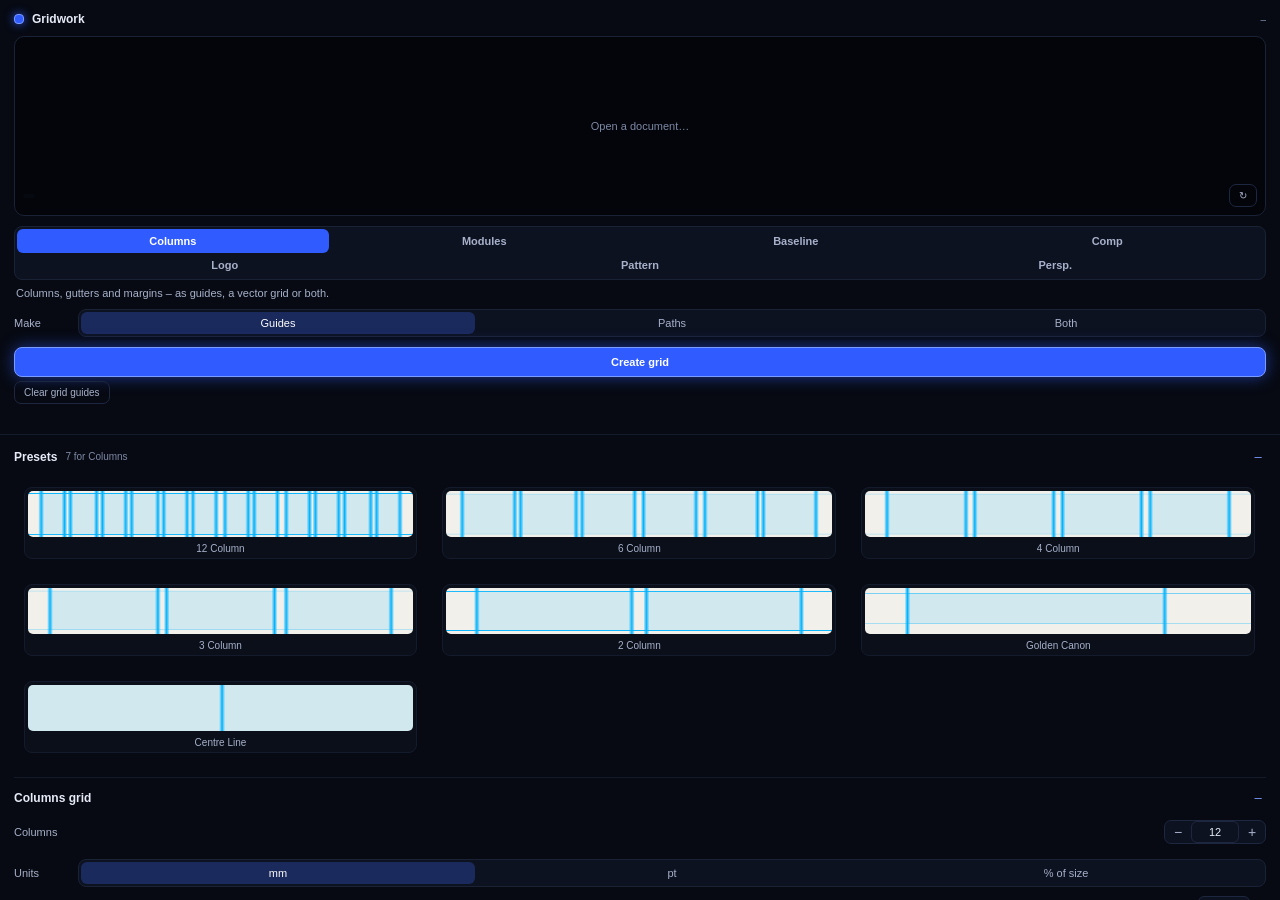
<file: grids-ai/index.html>
<!DOCTYPE html>
<html>
<head>
  <meta charset="utf-8">
  <link rel="stylesheet" href="ui.css">
  <link rel="stylesheet" href="styles.css">
</head>
<body>
  <div class="layout">
  <div class="top">
    <div class="header">
      <span class="brand"><span class="dot"></span><span class="brand-name">Gridwork</span></span>
      <span id="docName" class="target-name">–</span>
    </div>

    <div id="previewBox" class="preview">
      <canvas id="preview" class="hidden"></canvas>
      <div id="handles"></div>
      <div id="previewMsg" class="preview-msg">Open a document…</div>
      <div class="preview-tools">
        <span id="dragHint" class="drag-hint"></span>
        <div class="btn small ghost mini-btn" id="refreshPreview" title="Reload the preview from the artboard">↻</div>
      </div>
    </div>

    <div class="seg target modes" id="modeSeg"></div>
    <div id="modeInfo" class="target-info"></div>
    <div class="field out-top" id="outputRow"><span class="field-label">Make</span><div class="seg grow" id="outputSeg"></div></div>

    <div class="actions">
      <div class="btn primary" id="apply">Create grid</div>
    </div>
    <div class="row quiet-actions">
      <div class="btn small ghost hidden" id="remove" title="Delete the selected grid">Remove grid</div>
      <div class="btn small ghost hidden" id="clearGuides" title="Removes the guides Gridwork made on this artboard. Your own guides stay">Clear grid guides</div>
    </div>
    <div id="status" class="status"></div>
  </div>

  <div class="scroller">
  <div class="wrap">

    <div class="sec" data-sec="presets">
      <div class="sec-head"><span class="sec-title">Presets</span><span id="presetMeta" class="sec-meta"></span><span class="chev c-open">–</span><span class="chev c-closed">+</span></div>
      <div class="sec-body"><div id="presetTiles" class="tiles"></div></div>
    </div>

    <div class="sec" data-sec="grid">
      <div class="sec-head"><span id="gridTitle" class="sec-title">Grid</span><span class="sec-meta"></span><span class="chev c-open">–</span><span class="chev c-closed">+</span></div>
      <div class="sec-body"><div id="gridControls"></div></div>
    </div>

    <div class="sec" data-sec="style">
      <div class="sec-head"><span class="sec-title">Look &amp; output</span><span class="sec-meta"></span><span class="chev c-open">–</span><span class="chev c-closed">+</span></div>
      <div class="sec-body">
        <div class="field" id="areaRow"><span class="field-label">Area</span><div class="seg grow" id="areaSeg"></div></div>
        <div class="field" id="colorRow"><span class="field-label">Colour</span><div class="swatch-wrap"><div id="swatch-color" class="swatch" title="Choose colour"></div><span id="hexl-color" class="hex-label"></span></div></div>
        <div class="field" id="drawRow"><span class="field-label">Draw</span><div class="seg grow" id="drawSeg"></div></div>
        <div id="styleSliders"></div>
        <div class="switch line" data-for="replaceGuides" id="replaceGuidesRow" title="Removes the guides Gridwork made on this artboard before adding new ones"><span class="knob"></span><span class="sw-label">Replace grid guides</span></div>
        <input type="checkbox" id="replaceGuides" class="hidden">
        <div class="switch line" data-for="autoFit" title="When an artboard changes size, its grids are drawn again for the new size"><span class="knob"></span><span class="sw-label">Fit grids when the artboard changes</span></div>
        <input type="checkbox" id="autoFit" class="hidden">
      </div>
    </div>

    <div class="sec" data-sec="more">
      <div class="sec-head"><span class="sec-title">Own presets &amp; tools</span><span class="sec-meta"></span><span class="chev c-open">–</span><span class="chev c-closed">+</span></div>
      <div class="sec-body">
        <div id="presetList" class="preset-list"></div>
        <div class="row">
          <input type="text" id="presetName" class="grow" placeholder="Name for this preset">
          <div class="btn small" id="presetSave">Save</div>
        </div>
        <div class="row tools-row">
          <div class="btn small ghost" id="resetMode">Reset</div>
          <div class="btn small ghost" id="selfTest" title="Creates a test document and checks every function">Self-test</div>
        </div>
        <div class="hint">Guides are Illustrator guides on the layer "Gridwork · Guides". Grids are groups of vector paths on the layer "Gridwork": select one and the panel loads its settings, change them and click "Update grid".</div>
      </div>
    </div>

    <div id="colorPop" class="color-pop hidden"></div>
  </div>
  </div>
  </div>
  <script src="main.js"></script>
</body>
</html>
</file>
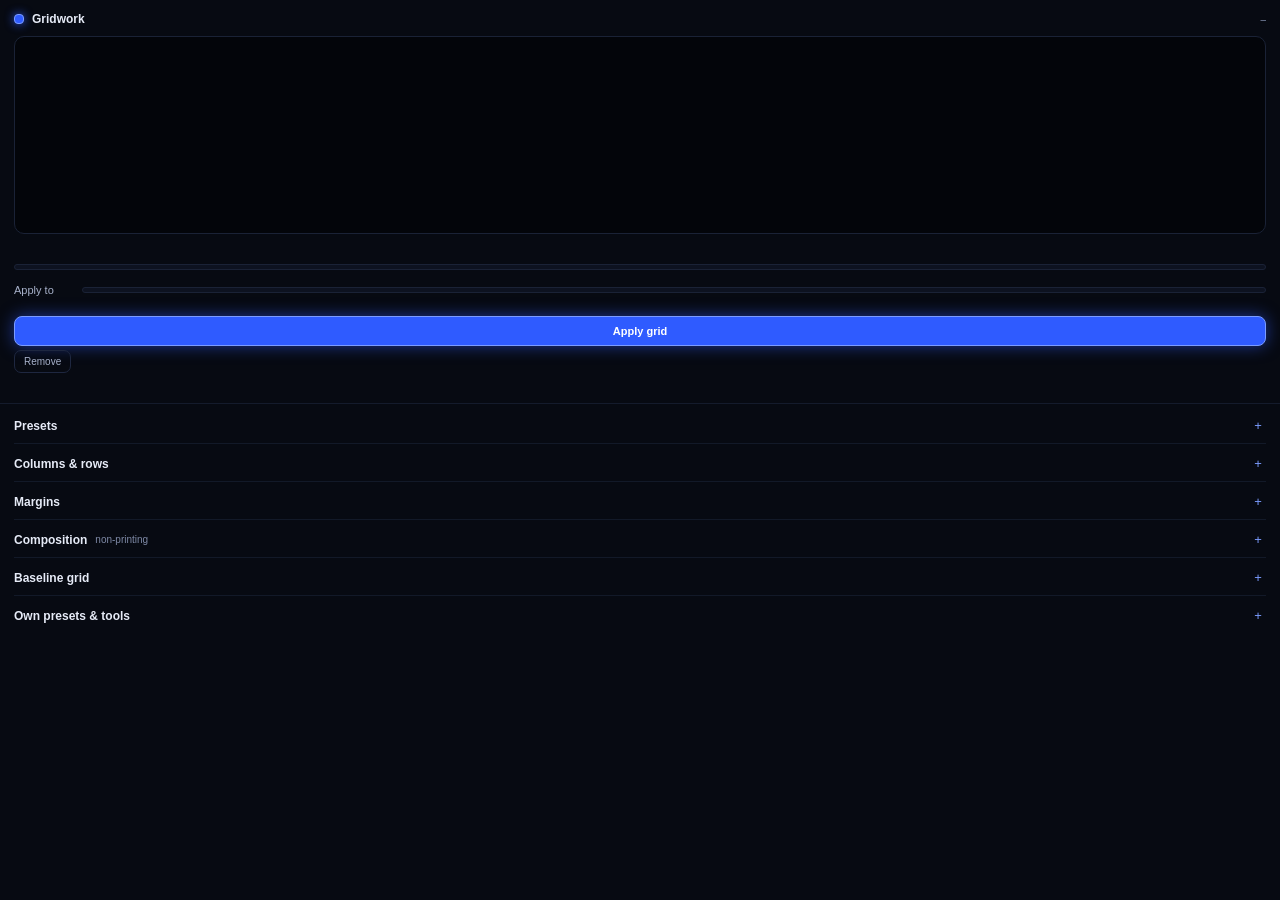
<file: grids-id/index.html>
<!DOCTYPE html>
<html>
<head>
  <meta charset="utf-8">
  <link rel="stylesheet" href="ui.css">
  <link rel="stylesheet" href="styles.css">
</head>
<body>
  <div class="layout">
  <div class="top">
    <div class="header">
      <span class="brand"><span class="dot"></span><span class="brand-name">Gridwork</span></span>
      <span id="docName" class="target-name">–</span>
    </div>

    <div id="previewBox" class="preview spread-preview"><div id="spread" class="spread"></div><div id="previewMsg" class="preview-msg hidden"></div></div>
    <div id="measure" class="measure"></div>

    <div class="seg target" id="kindSeg"></div>
    <div class="field out-top"><span class="field-label">Apply to</span><div class="seg grow" id="targetSeg"></div></div>
    <div id="targetInfo" class="target-info"></div>

    <div class="actions">
      <div class="btn primary" id="apply">Apply grid</div>
    </div>
    <div class="row quiet-actions">
      <div class="btn small ghost" id="remove" title="Removes the ruler guides, blocks and overlays this panel made on the same pages (margins and columns stay)">Remove</div>
    </div>
    <div id="status" class="status"></div>
  </div>

  <div class="scroller">
  <div class="wrap">

    <div class="sec" data-sec="presets">
      <div class="sec-head"><span class="sec-title">Presets</span><span id="presetMeta" class="sec-meta"></span><span class="chev c-open">–</span><span class="chev c-closed">+</span></div>
      <div class="sec-body"><div id="presetTiles" class="tiles"></div></div>
    </div>

    <div class="sec" data-sec="grid">
      <div class="sec-head"><span class="sec-title">Columns &amp; rows</span><span class="sec-meta"></span><span class="chev c-open">–</span><span class="chev c-closed">+</span></div>
      <div class="sec-body"><div id="gridControls"></div></div>
    </div>

    <div class="sec" data-sec="margins">
      <div class="sec-head"><span class="sec-title">Margins</span><span class="sec-meta"></span><span class="chev c-open">–</span><span class="chev c-closed">+</span></div>
      <div class="sec-body"><div id="marginControls"></div></div>
    </div>

    <div class="sec" data-sec="comp">
      <div class="sec-head"><span class="sec-title">Composition</span><span class="sec-meta">non-printing</span><span class="chev c-open">–</span><span class="chev c-closed">+</span></div>
      <div class="sec-body"><div id="compControls"></div>
        <div class="hint">Overlays go on the non-printing layer "Gridwork": you see them while you lay out, they don't print or export. Margins of the page are used for "Inside margins".</div>
      </div>
    </div>

    <div class="sec" data-sec="baseline">
      <div class="sec-head"><span class="sec-title">Baseline grid</span><span id="baseMeta" class="sec-meta"></span><span class="chev c-open">–</span><span class="chev c-closed">+</span></div>
      <div class="sec-body"><div id="baseControls"></div></div>
    </div>

    <div class="sec" data-sec="more">
      <div class="sec-head"><span class="sec-title">Own presets &amp; tools</span><span class="sec-meta"></span><span class="chev c-open">–</span><span class="chev c-closed">+</span></div>
      <div class="sec-body">
        <div id="presetList" class="preset-list"></div>
        <div class="row">
          <input type="text" id="presetName" class="grow" placeholder="Name for this preset">
          <div class="btn small" id="presetSave">Save</div>
        </div>
        <div class="row tools-row">
          <div class="btn small ghost" id="resetAll">Reset</div>
          <div class="btn small ghost" id="selfTest" title="Creates a test document and checks every function">Self-test</div>
        </div>
        <div id="testStatus" class="status"></div>
        <div class="hint">Columns become InDesign's own margin and column guides, so text frames and Layout Adjustment use them. Rows are ruler guides. The baseline grid is the document's baseline grid (View › Grids &amp; Guides).</div>
      </div>
    </div>

  </div>
  </div>
  </div>
  <script src="main.js"></script>
</body>
</html>
</file>
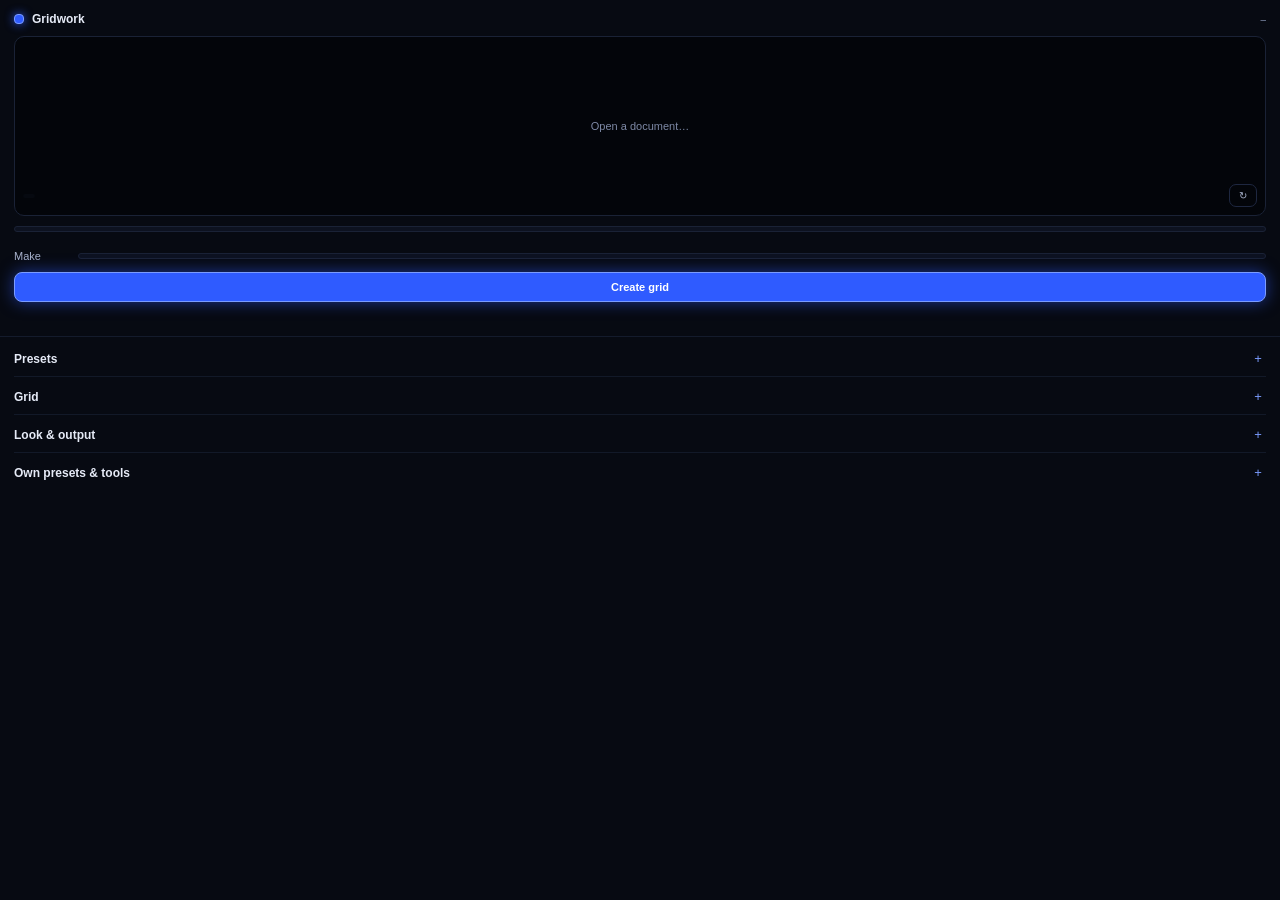
<file: grids/index.html>
<!DOCTYPE html>
<html>
<head>
  <meta charset="utf-8">
  <link rel="stylesheet" href="ui.css">
  <link rel="stylesheet" href="styles.css">
</head>
<body>
  <div class="layout">
  <div class="top">
    <div class="header">
      <span class="brand"><span class="dot"></span><span class="brand-name">Gridwork</span></span>
      <span id="docName" class="target-name">–</span>
    </div>

    <div id="previewBox" class="preview">
      <img id="preview" class="hidden">
      <div id="handles"></div>
      <div id="previewMsg" class="preview-msg">Open a document…</div>
      <div class="preview-tools">
        <span id="dragHint" class="drag-hint"></span>
        <div class="btn small ghost mini-btn" id="refreshPreview" title="Reload the preview from the document">↻</div>
      </div>
    </div>

    <div class="seg target modes" id="modeSeg"></div>
    <div id="modeInfo" class="target-info"></div>
    <div class="field out-top" id="outputRow"><span class="field-label">Make</span><div class="seg grow" id="outputSeg"></div></div>

    <div class="actions">
      <div class="btn primary" id="apply">Create grid</div>
    </div>
    <div class="row quiet-actions">
      <div class="btn small ghost hidden" id="remove" title="Delete the selected grid layer">Remove grid layer</div>
      <div class="btn small ghost hidden" id="clearGuides" title="Remove all guides from the document">Clear guides</div>
    </div>
    <div id="status" class="status"></div>
  </div>

  <div class="scroller">
  <div class="wrap">

    <div class="sec" data-sec="presets">
      <div class="sec-head"><span class="sec-title">Presets</span><span id="presetMeta" class="sec-meta"></span><span class="chev c-open">–</span><span class="chev c-closed">+</span></div>
      <div class="sec-body"><div id="presetTiles" class="tiles"></div></div>
    </div>

    <div class="sec" data-sec="grid">
      <div class="sec-head"><span id="gridTitle" class="sec-title">Grid</span><span class="sec-meta"></span><span class="chev c-open">–</span><span class="chev c-closed">+</span></div>
      <div class="sec-body"><div id="gridControls"></div></div>
    </div>

    <div class="sec" data-sec="style">
      <div class="sec-head"><span class="sec-title">Look &amp; output</span><span class="sec-meta"></span><span class="chev c-open">–</span><span class="chev c-closed">+</span></div>
      <div class="sec-body">
        <div class="field" id="areaRow"><span class="field-label">Area</span><div class="seg grow" id="areaSeg"></div></div>
        <div class="field" id="colorRow"><span class="field-label">Colour</span><div class="swatch-wrap"><div id="swatch-color" class="swatch" title="Choose colour"></div><span id="hexl-color" class="hex-label"></span></div></div>
        <div class="field" id="drawRow"><span class="field-label">Layer</span><div class="seg grow" id="drawSeg"></div></div>
        <div id="styleSliders"></div>
        <div class="switch line" data-for="replaceGuides" id="replaceGuidesRow" title="Remove the existing guides before adding new ones"><span class="knob"></span><span class="sw-label">Replace existing guides</span></div>
        <input type="checkbox" id="replaceGuides" class="hidden">
        <div class="switch line" data-for="autoFit" title="When the canvas or image size changes, grid layers are drawn again for the new size"><span class="knob"></span><span class="sw-label">Fit grid layers when the canvas changes</span></div>
        <input type="checkbox" id="autoFit" class="hidden">
      </div>
    </div>

    <div class="sec" data-sec="more">
      <div class="sec-head"><span class="sec-title">Own presets &amp; tools</span><span class="sec-meta"></span><span class="chev c-open">–</span><span class="chev c-closed">+</span></div>
      <div class="sec-body">
        <div id="presetList" class="preset-list"></div>
        <div class="row">
          <input type="text" id="presetName" class="grow" placeholder="Name for this preset">
          <div class="btn small" id="presetSave">Save</div>
        </div>
        <div class="row tools-row">
          <div class="btn small ghost" id="resetMode">Reset</div>
          <div class="btn small ghost" id="selfTest" title="Creates a test document and checks every function">Self-test</div>
        </div>
        <div class="hint">Guides are Photoshop's own guides. Grid layers are normal pixel layers: select one and the panel loads its settings, change them and click "Update grid".</div>
      </div>
    </div>

    <div id="colorPop" class="color-pop hidden"></div>
  </div>
  </div>
  </div>
  <script src="main.js"></script>
</body>
</html>
</file>
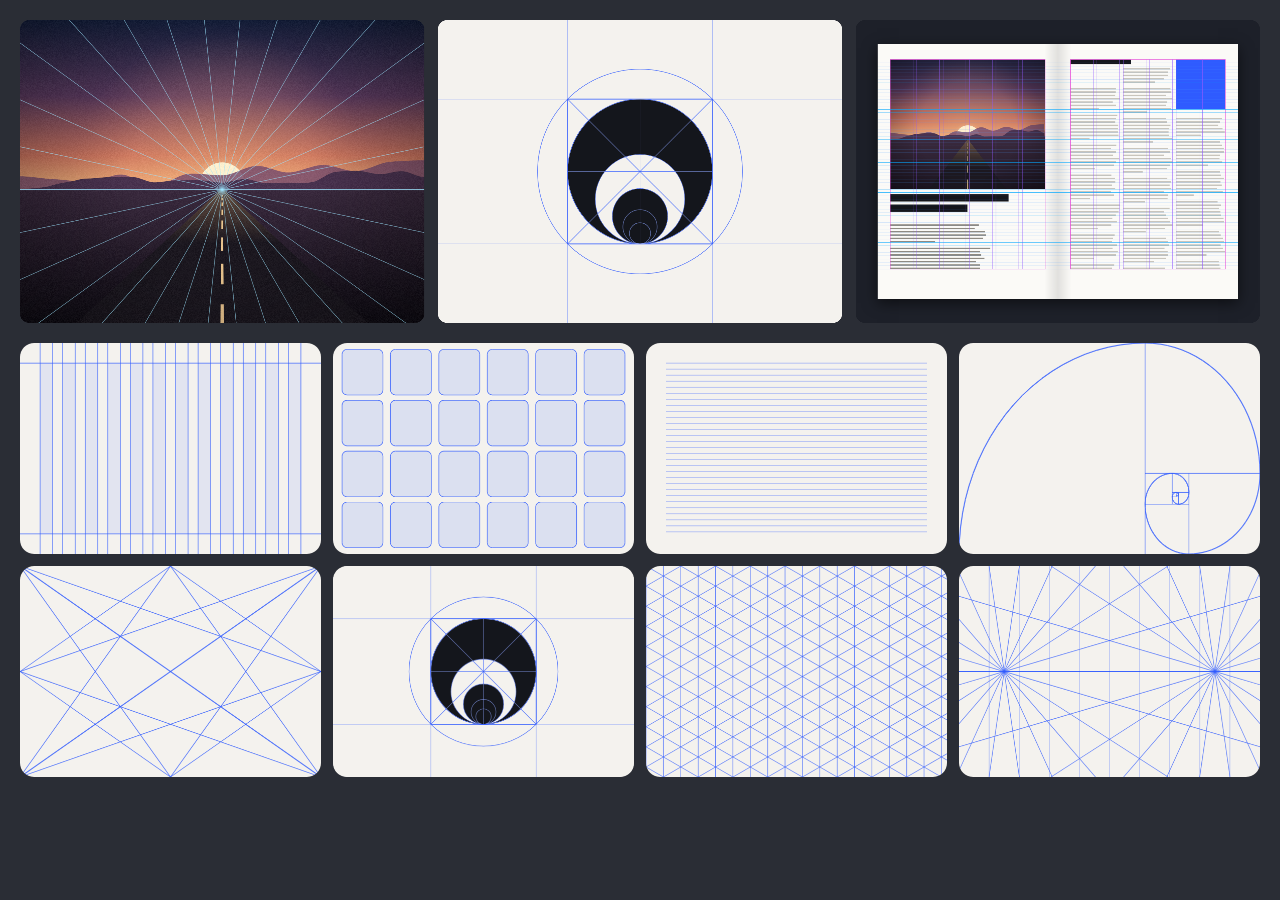
<file: tools/readme-images.html>
<!DOCTYPE html>
<html>
<head>
<meta charset="utf-8">
<title>Gridwork – README images</title>
<!-- Draws the README images with the real grid maths (grids/core.js, grids-id/core.js).
     Open it through a local web server; each canvas is one image in docs/images. -->
<style>
  body { margin: 0; padding: 20px; background: #2a2d35; }
  canvas { display: block; margin-bottom: 20px; max-width: 100%; }
</style>
</head>
<body>
<canvas id="examples"></canvas>
<canvas id="grids"></canvas>
<script>
"use strict";
// ---------------------------------------------------------------- shared modules
function load(path) {
  const x = new XMLHttpRequest(); x.open("GET", path, false); x.send();
  const module = { exports: {} }; new Function("module", "exports", x.responseText)(module, module.exports);
  return module.exports;
}
const Core = load("../grids/core.js"), CoreID = load("../grids-id/core.js");

const INK = "#14161c", PAPER = "#f4f2ee", ACCENT = "#2f5bff", PHI = (1 + Math.sqrt(5)) / 2;

// small deterministic random numbers, so the images are the same every time
let seed = 7;
const rnd = () => { seed = (seed * 16807) % 2147483647; return (seed - 1) / 2147483646; };

function rounded(ctx, x, y, w, h, r) {
  ctx.beginPath();
  ctx.moveTo(x + r, y); ctx.arcTo(x + w, y, x + w, y + h, r); ctx.arcTo(x + w, y + h, x, y + h, r);
  ctx.arcTo(x, y + h, x, y, r); ctx.arcTo(x, y, x + w, y, r); ctx.closePath();
}
// draws grid shapes from core.js: segments, circles, arcs, dots, fills
function drawShapes(ctx, res, o) {
  ctx.save();
  if (o.fills) { ctx.fillStyle = o.fills; for (const f of res.fills || []) { if (f.r) { rounded(ctx, f.x, f.y, f.w, f.h, f.r); ctx.fill(); } else ctx.fillRect(f.x, f.y, f.w, f.h); } }
  ctx.strokeStyle = o.color; ctx.fillStyle = o.color; ctx.lineCap = "butt";
  for (const s of res.shapes) {
    ctx.globalAlpha = (o.alpha || 1) * (s.thin ? 0.5 : 1);
    ctx.lineWidth = o.width * (s.hl ? 1.6 : 1);
    ctx.beginPath();
    if (s.t === "seg") { ctx.moveTo(s.x1, s.y1); ctx.lineTo(s.x2, s.y2); ctx.stroke(); }
    else if (s.t === "circle") { ctx.arc(s.cx, s.cy, s.r, 0, Math.PI * 2); ctx.stroke(); }
    else if (s.t === "arc") { ctx.arc(s.cx, s.cy, s.r, s.a0, s.a1); ctx.stroke(); }
    else if (s.t === "dot") { ctx.arc(s.cx, s.cy, s.r, 0, Math.PI * 2); ctx.fill(); }
  }
  ctx.restore();
}

// ---------------------------------------------------------------- Photoshop: a dusk road with a 1-point grid
function noise1(x, k) { // smooth 1D value noise
  const i = Math.floor(x), f = x - i, h = (n) => { const s = Math.sin((n + k * 57.3) * 127.1) * 43758.5453; return s - Math.floor(s); };
  const t = f * f * (3 - 2 * f); return h(i) * (1 - t) + h(i + 1) * t;
}
function drawRoad(ctx, W, H, grain) {
  const hy = H * 0.56, vx = W * 0.5;
  // sky
  let g = ctx.createLinearGradient(0, 0, 0, hy);
  g.addColorStop(0, "#16213f"); g.addColorStop(0.45, "#5a3a5e"); g.addColorStop(0.8, "#c8735e"); g.addColorStop(1, "#f0b47c");
  ctx.fillStyle = g; ctx.fillRect(0, 0, W, hy + 1);
  // sun with glow
  g = ctx.createRadialGradient(vx, hy - H * 0.02, 0, vx, hy - H * 0.02, H * 0.5);
  g.addColorStop(0, "rgba(255,236,196,0.75)"); g.addColorStop(0.18, "rgba(255,190,130,0.35)"); g.addColorStop(1, "rgba(255,160,110,0)");
  ctx.fillStyle = g; ctx.fillRect(0, 0, W, hy);
  ctx.fillStyle = "#fff0cf"; ctx.beginPath(); ctx.arc(vx, hy - H * 0.015, H * 0.075, 0, Math.PI * 2); ctx.fill();
  // two mountain ridges
  const ridge = (base, amp, freq, k, color) => {
    ctx.fillStyle = color; ctx.beginPath(); ctx.moveTo(0, hy + 1);
    for (let x = 0; x <= W; x += 4) { const n = noise1(x / W * freq, k) * 0.65 + noise1(x / W * freq * 3, k + 1) * 0.35; ctx.lineTo(x, base - n * amp); }
    ctx.lineTo(W, hy + 1); ctx.closePath(); ctx.fill();
  };
  ridge(hy, H * 0.16, 4, 1, "rgba(122,78,110,0.85)");
  ridge(hy, H * 0.09, 6, 3, "#4a3350");
  // ground
  g = ctx.createLinearGradient(0, hy, 0, H);
  g.addColorStop(0, "#3a2a3e"); g.addColorStop(1, "#110e16");
  ctx.fillStyle = g; ctx.fillRect(0, hy, W, H - hy);
  // road towards the vanishing point, with its centre line
  ctx.fillStyle = "#1c1820"; ctx.beginPath(); ctx.moveTo(vx - W * 0.004, hy); ctx.lineTo(vx + W * 0.004, hy); ctx.lineTo(W * 0.86, H); ctx.lineTo(W * 0.14, H); ctx.closePath(); ctx.fill();
  g = ctx.createLinearGradient(0, hy, 0, H); g.addColorStop(0, "rgba(240,180,124,0.35)"); g.addColorStop(0.4, "rgba(240,180,124,0)");
  ctx.fillStyle = g; ctx.fill();
  ctx.fillStyle = "#e9c48e";
  for (let t = 0.04; t < 1; t *= 1.55) {   // dashes get longer towards the viewer
    const y0 = hy + (H - hy) * t, y1 = hy + (H - hy) * Math.min(1, t * 1.28), w0 = W * 0.0025 + t * W * 0.006, w1 = W * 0.0025 + Math.min(1, t * 1.28) * W * 0.006;
    ctx.beginPath(); ctx.moveTo(vx - w0 / 2, y0); ctx.lineTo(vx + w0 / 2, y0); ctx.lineTo(vx + w1 / 2, y1); ctx.lineTo(vx - w1 / 2, y1); ctx.closePath(); ctx.fill();
  }
  // vignette
  g = ctx.createRadialGradient(W / 2, H * 0.5, H * 0.3, W / 2, H * 0.5, W * 0.75);
  g.addColorStop(0, "rgba(0,0,0,0)"); g.addColorStop(1, "rgba(0,0,0,0.45)");
  ctx.fillStyle = g; ctx.fillRect(0, 0, W, H);
  // film grain
  if (grain) {
    const img = ctx.getImageData(0, 0, W, H), d = img.data;
    for (let i = 0; i < d.length; i += 4) { const n = (rnd() - 0.5) * grain; d[i] += n; d[i + 1] += n; d[i + 2] += n; }
    ctx.putImageData(img, 0, 0);
  }
  return { hy, vx };
}
function photoshopExample(ctx, W, H) {
  drawRoad(ctx, W, H, 14);
  const p = Core.sanitize(Object.assign({}, Core.DEFAULTS, { points: "1", horizon: 56, vp1: 50, rays: 30, verticals: 0, horizontals: 0 }));
  drawShapes(ctx, Core.build("perspective", p, { x: 0, y: 0, w: W, h: H }), { color: "#9fe6ff", width: 2, alpha: 0.55 });
}

// ---------------------------------------------------------------- Illustrator: a mark built from its construction grid
// The mark uses the grid's own circles: the full circle, the golden circle one step smaller (cut out) and the
// golden circle two steps smaller (the dot) – all resting on the same base line.
function markPath(ctx, cx, cy, s) {
  const r0 = s / 2, r1 = s / 2 / PHI, r2 = s / 2 / (PHI * PHI), base = cy + s / 2;
  ctx.beginPath();
  ctx.arc(cx, cy, r0, 0, Math.PI * 2);
  ctx.moveTo(cx + r1, base - r1); ctx.arc(cx, base - r1, r1, 0, Math.PI * 2, true);
  ctx.moveTo(cx + r2, base - r2); ctx.arc(cx, base - r2, r2, 0, Math.PI * 2);
}
function logoArt(ctx, W, H, s, lineW) {
  ctx.fillStyle = PAPER; ctx.fillRect(0, 0, W, H);
  const cx = W / 2, cy = H / 2, ref = { x: cx - s / 2, y: cy - s / 2, w: s, h: s };
  const p = Core.sanitize(Object.assign({}, Core.DEFAULTS, { logoBox: true, logoCenter: true, logoDiag: true, logoCircles: true, logoGolden: true, logoSpiral: false, logoSquares: 0, logoExtend: true }));
  const res = Core.build("logo", p, { x: 0, y: 0, w: W, h: H }, ref);
  drawShapes(ctx, res, { color: ACCENT, width: lineW, alpha: 0.7 });
  ctx.fillStyle = INK; markPath(ctx, cx, cy, s); ctx.fill("evenodd");
  // the grid shows through the mark, lighter
  ctx.save(); markPath(ctx, cx, cy, s); ctx.clip("evenodd");
  drawShapes(ctx, res, { color: "#8fa6ff", width: lineW, alpha: 0.55 });
  ctx.restore();
}

// ---------------------------------------------------------------- InDesign: a magazine spread on the Swiss grid
function indesignExample(ctx, W, H) {
  ctx.fillStyle = "#1d2029"; ctx.fillRect(0, 0, W, H);
  const PW = 595.28, PH = 841.89, ph = H * 0.84, k = ph / PH, pw = PW * k, x0 = (W - pw * 2) / 2, y0 = (H - ph) / 2;
  const params = CoreID.PRESETS["Swiss 6 × 8"];
  ctx.save(); ctx.shadowColor = "rgba(0,0,0,0.55)"; ctx.shadowBlur = 40; ctx.shadowOffsetY = 12;
  ctx.fillStyle = "#fbfaf7"; ctx.fillRect(x0, y0, pw * 2, ph); ctx.restore();
  // spine shading
  const g = ctx.createLinearGradient(x0 + pw - 40, 0, x0 + pw + 40, 0);
  g.addColorStop(0, "rgba(0,0,0,0)"); g.addColorStop(0.5, "rgba(0,0,0,0.10)"); g.addColorStop(1, "rgba(0,0,0,0)");
  ctx.fillStyle = g; ctx.fillRect(x0 + pw - 40, y0, 80, ph);
  ["left", "right"].forEach((side, n) => {
    const pl = CoreID.plan(params, { w: PW, h: PH, side }), ox = x0 + n * pw, X = (v) => ox + v * k, Y = (v) => y0 + v * k;
    const col = (i) => X(pl.inner.x + i * (pl.colW + pl.gx)), colW = (a, b) => (b - a + 1) * pl.colW * k + (b - a) * pl.gx * k;
    const row = (i) => Y(pl.inner.y + i * (pl.rowH + pl.gy)), rowH = (a, b) => (b - a + 1) * pl.rowH * k + (b - a) * pl.gy * k;
    const base = pl.baseline.division;
    // text: grey lines sitting on the baselines, ragged right
    const text = (c0, c1, r0, r1, firstLine, colour) => {
      const x = col(c0), w = colW(c0, c1), yTop = row(r0), yBot = row(r1) + rowH(r1, r1);
      ctx.fillStyle = colour || "#c9c5bc";
      let li = 0;
      for (let y = pl.inner.y + base; Y(y) <= yBot + 0.5; y += base) {
        if (Y(y) < yTop + base * k * 0.9) continue;
        if (li++ < firstLine) continue;
        const para = (li % 9) === 8; if (para) continue;
        const len = (li % 9) === 7 ? 0.35 + rnd() * 0.3 : 0.82 + rnd() * 0.18;
        ctx.fillRect(x, Y(y) - base * k * 0.42, w * len, base * k * 0.42);
      }
    };
    if (side === "left") {
      // the photo across the top five rows, the headline and an intro below
      ctx.save(); ctx.beginPath(); ctx.rect(col(0), row(0), colW(0, 5), rowH(0, 4)); ctx.clip();
      ctx.translate(col(0), row(0)); const pw2 = colW(0, 5), ph2 = rowH(0, 4);
      ctx.translate(0, -ph2 * 0.08); drawRoad(ctx, pw2, ph2 * 1.25, 0); ctx.restore();
      ctx.fillStyle = INK;
      ctx.fillRect(col(0), row(5) + base * k * 0.5, colW(0, 4) * 0.92, base * k * 2.2);
      ctx.fillRect(col(0), row(5) + base * k * 3.6, colW(0, 4) * 0.6, base * k * 2.2);
      text(0, 3, 6, 7, 1, "#8e8a82");
    } else {
      ctx.fillStyle = ACCENT; ctx.fillRect(col(4), row(0), colW(4, 5), rowH(0, 1));
      ctx.fillStyle = INK; ctx.fillRect(col(0), row(0), colW(0, 2) * 0.8, base * k * 1.4);
      text(0, 1, 1, 7, 0); text(2, 3, 0, 7, 2); text(4, 5, 2, 7, 1);
    }
    // InDesign's guide colours: margins magenta, columns violet, ruler guides cyan, baseline grid light blue
    ctx.lineWidth = 1.2;
    ctx.strokeStyle = "rgba(80,160,255,0.22)";
    for (let y = pl.inner.y + base; y <= pl.inner.y + pl.inner.h + 0.01; y += base) { ctx.beginPath(); ctx.moveTo(ox, Y(y)); ctx.lineTo(ox + pw, Y(y)); ctx.stroke(); }
    ctx.strokeStyle = "rgba(230,70,215,0.8)"; ctx.strokeRect(X(pl.inner.x), Y(pl.inner.y), pl.inner.w * k, pl.inner.h * k);
    ctx.strokeStyle = "rgba(150,90,255,0.75)";
    for (let i = 1; i < pl.columns.count; i++) for (const xx of [pl.inner.x + i * (pl.colW + pl.gx) - pl.gx, pl.inner.x + i * (pl.colW + pl.gx)]) { ctx.beginPath(); ctx.moveTo(X(xx), Y(pl.inner.y)); ctx.lineTo(X(xx), Y(pl.inner.y + pl.inner.h)); ctx.stroke(); }
    ctx.strokeStyle = "rgba(0,170,255,0.75)";
    for (const gd of pl.guides) if (gd.dir === "h") { ctx.beginPath(); ctx.moveTo(ox, Y(gd.pos)); ctx.lineTo(ox + pw, Y(gd.pos)); ctx.stroke(); }
  });
}

// ---------------------------------------------------------------- the images
function card(ctx, x, y, w, h, draw) {
  ctx.save(); rounded(ctx, x, y, w, h, 28); ctx.clip(); ctx.translate(x, y); draw(ctx, w, h); ctx.restore();
}
// 1) one example per app: Photoshop, Illustrator, InDesign
(function () {
  const cv = document.getElementById("examples"), W = 1200, H = 900, G = 40;
  cv.width = W * 3 + G * 2; cv.height = H;
  const ctx = cv.getContext("2d");
  card(ctx, 0, 0, W, H, photoshopExample);
  card(ctx, W + G, 0, W, H, (c, w, h) => logoArt(c, w, h, 430, 2));
  card(ctx, (W + G) * 2, 0, W, H, indesignExample);
})();
// 2) the grid kinds: columns, modules, baseline, two compositions, logo, pattern, perspective
(function () {
  const cv = document.getElementById("grids"), W = 600, H = 420, G = 24;
  cv.width = W * 4 + G * 3; cv.height = H * 2 + G;
  const ctx = cv.getContext("2d"), A = { x: 0, y: 0, w: W, h: H };
  const tile = (i, fn) => card(ctx, (i % 4) * (W + G), Math.floor(i / 4) * (H + G), W, H, (c, w, h) => { c.fillStyle = PAPER; c.fillRect(0, 0, w, h); fn(c, w, h); });
  const P = (mode, preset, extra) => Core.sanitize(Object.assign({}, Core.DEFAULTS, Core.PRESETS[mode][preset], extra || {}));
  const line = { color: ACCENT, width: 1.4, alpha: 0.8 };
  tile(0, (c) => drawShapes(c, Core.build("columns", P("columns", "12 Column"), A), Object.assign({ fills: "rgba(47,91,255,0.09)" }, line)));
  tile(1, (c) => drawShapes(c, Core.build("modules", P("modules", "6 × 4 Blocks", { radius: 10 }), A), Object.assign({ fills: "rgba(47,91,255,0.12)" }, line)));
  tile(2, (c) => drawShapes(c, Core.build("baseline", P("baseline", "Baseline 12"), A), Object.assign({}, line, { width: 1, alpha: 0.6 })));
  tile(3, (c) => drawShapes(c, Core.build("composition", P("composition", "Golden Spiral"), A), line));
  tile(4, (c) => drawShapes(c, Core.build("composition", P("composition", "Harmonic Armature"), A), line));
  tile(5, (c, w, h) => logoArt(c, w, h, 210, 1.4));
  tile(6, (c) => drawShapes(c, Core.build("pattern", P("pattern", "Isometric", { size: 40 }), A), Object.assign({}, line, { alpha: 0.7 })));
  tile(7, (c) => drawShapes(c, Core.build("perspective", P("perspective", "2-Point Close", { rays: 22, verticals: 9 }), A), Object.assign({}, line, { alpha: 0.7 })));
})();
</script>
</body>
</html>
</file>
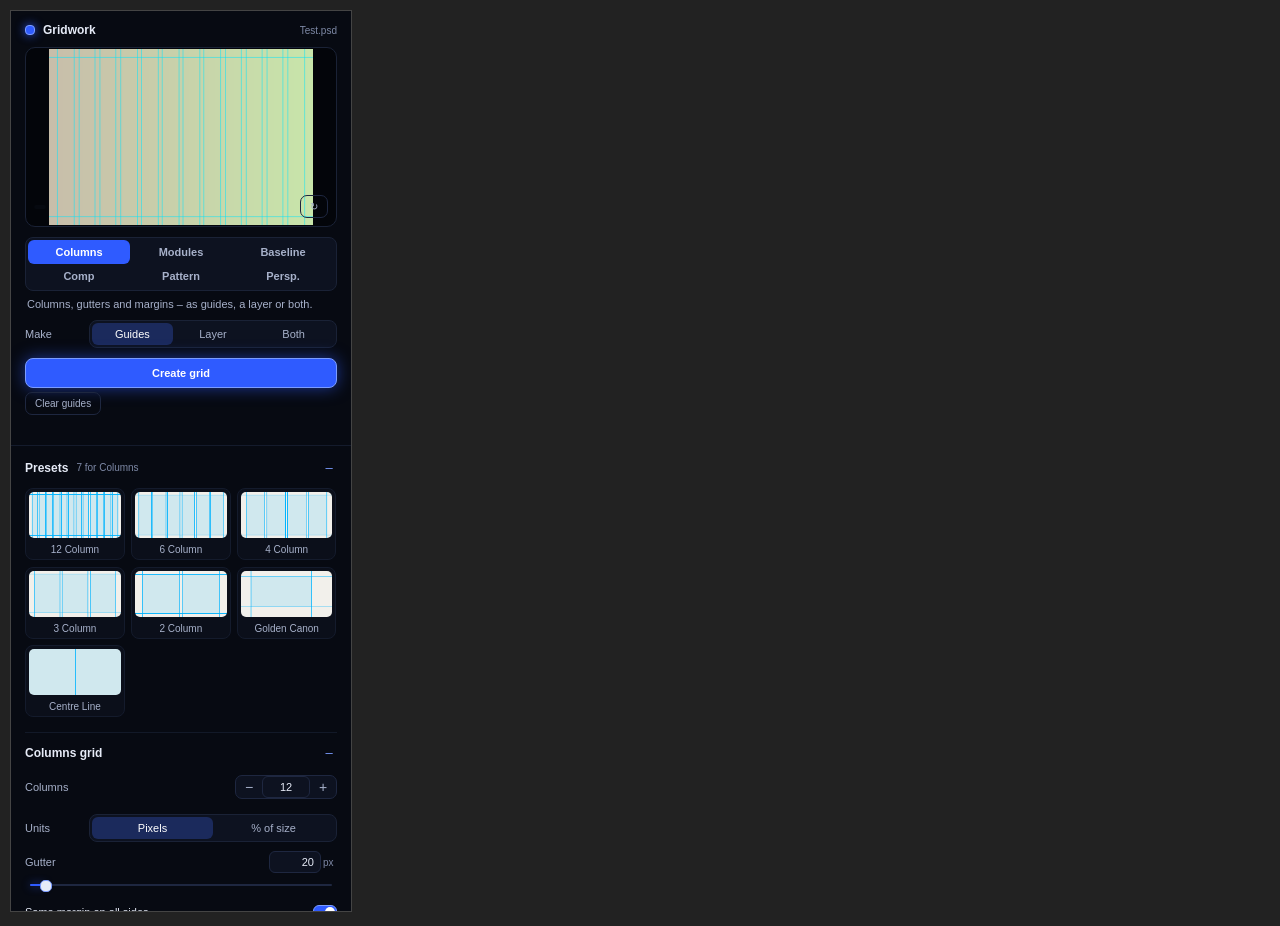
<file: tools/ui-preview-fake.html>
<!DOCTYPE html>
<html>
<head>
<meta charset="utf-8">
<title>Gridwork – panel preview</title>
<!-- Shows the panel UI in a browser (without Photoshop): Photoshop/UXP are mocked. -->
<style>body { margin: 0; background: #222; } #frame { width: 340px; height: 900px; margin: 10px; border: 1px solid #444; }</style>
</head>
<body>
<iframe id="frame" data-plugin="../grids/"></iframe>
<script src="ui-preview-fake.js"></script>
</body>
</html>
</file>
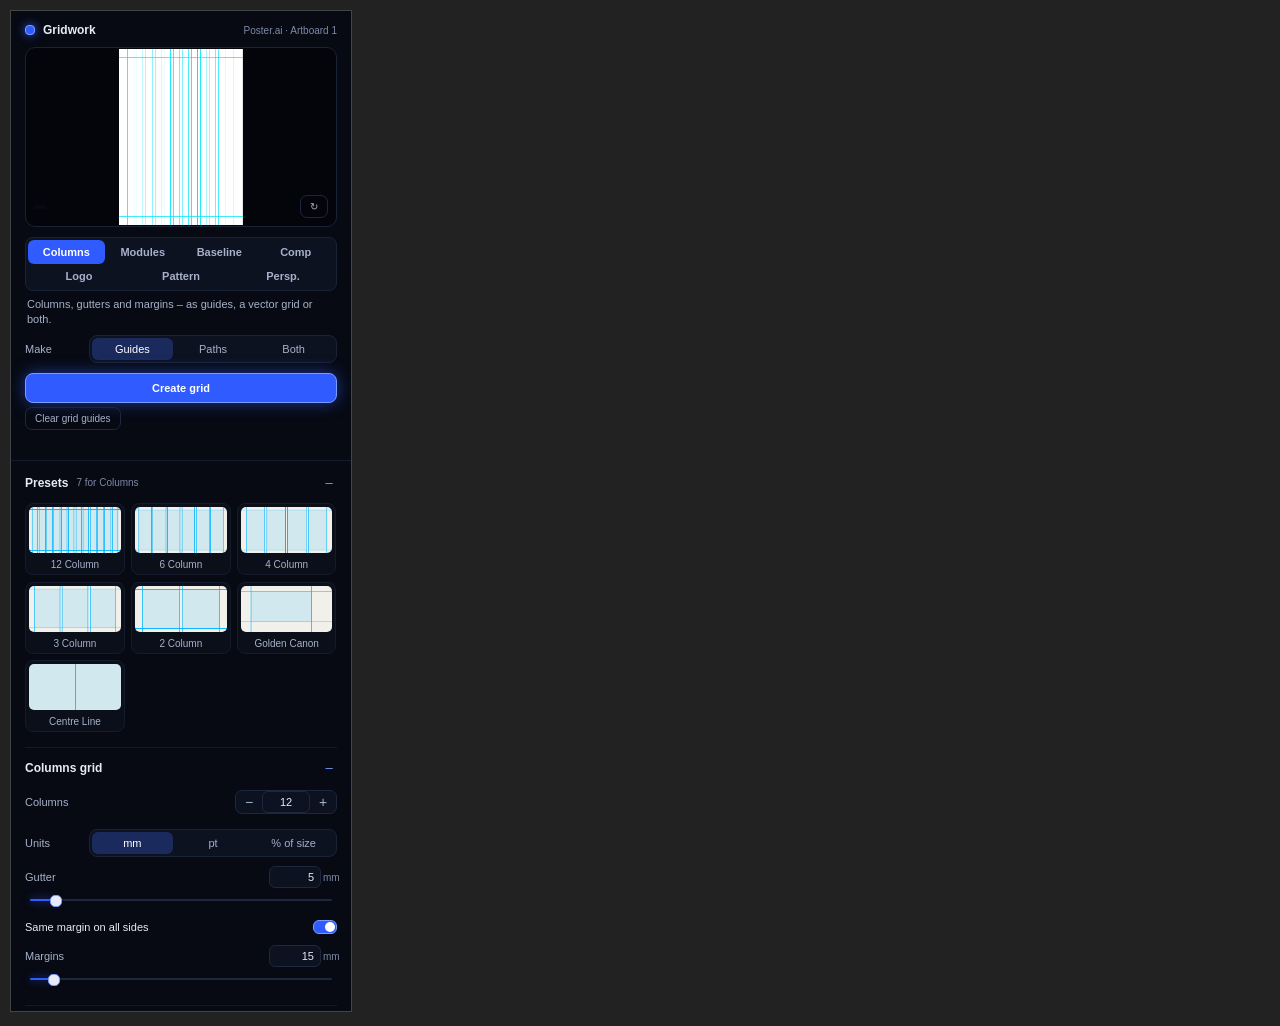
<file: tools/ui-preview-illustrator.html>
<!DOCTYPE html>
<html>
<head>
<meta charset="utf-8">
<title>Gridwork for Illustrator – panel preview</title>
<!-- Shows the Illustrator panel in a browser: a small fake of Illustrator's scripting DOM runs the real jsx/host.jsx. -->
<style>body { margin: 0; background: #222; } #frame { width: 340px; height: 1000px; margin: 10px; border: 1px solid #444; }</style>
</head>
<body>
<iframe id="frame" data-plugin="../grids-ai/"></iframe>
<script src="ui-preview-illustrator.js"></script>
</body>
</html>
</file>
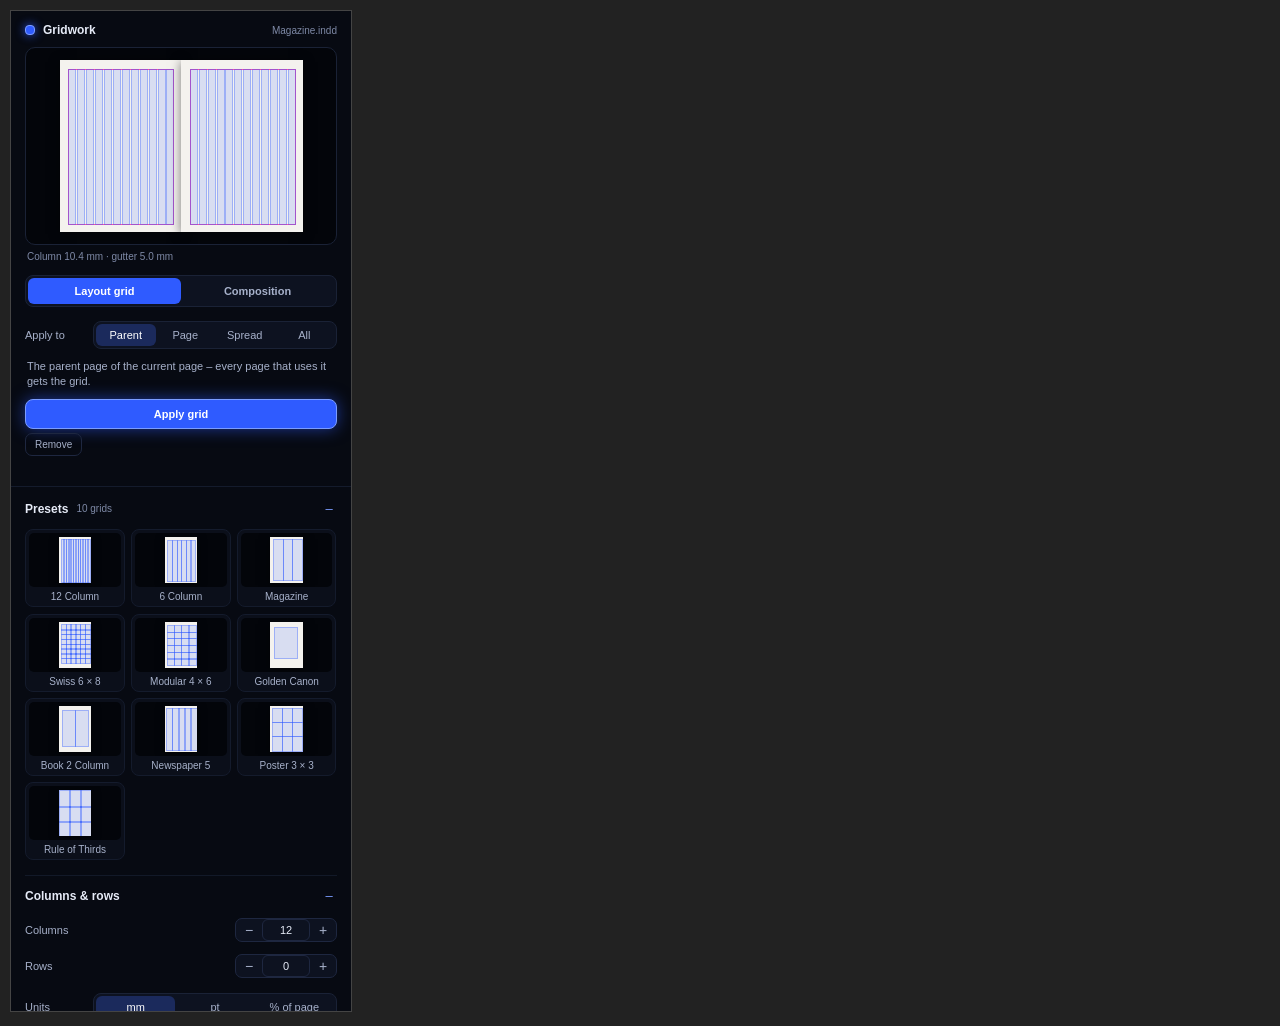
<file: tools/ui-preview-indesign.html>
<!DOCTYPE html>
<html>
<head>
<meta charset="utf-8">
<title>Gridwork for InDesign – panel preview</title>
<!-- Shows the panel UI in a browser (without InDesign): InDesign is mocked by ui-preview-indesign.js. -->
<style>body { margin: 0; background: #222; } #frame { width: 340px; height: 1000px; margin: 10px; border: 1px solid #444; }</style>
</head>
<body>
<iframe id="frame" data-plugin="../grids-id/"></iframe>
<script src="ui-preview-indesign.js"></script>
</body>
</html>
</file>
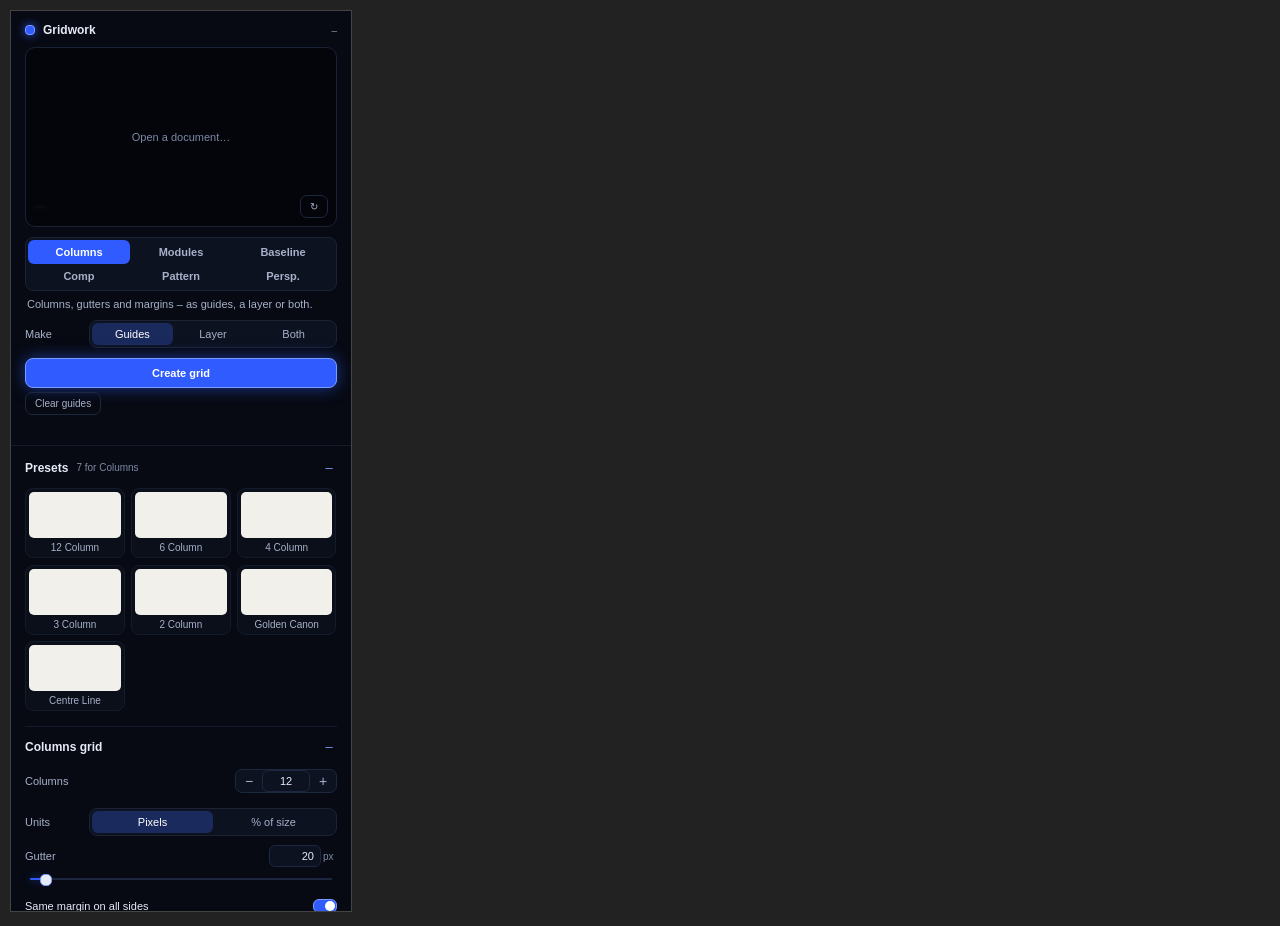
<file: tools/ui-preview.html>
<!DOCTYPE html>
<html>
<head>
<meta charset="utf-8">
<title>Gridwork – panel preview</title>
<!-- Shows the panel UI in a browser (without Photoshop): Photoshop/UXP are mocked. -->
<style>body { margin: 0; background: #222; } #frame { width: 340px; height: 900px; margin: 10px; border: 1px solid #444; }</style>
</head>
<body>
<iframe id="frame" data-plugin="../grids/"></iframe>
<script src="ui-preview.js"></script>
</body>
</html>
</file>
<file: grids-ai/ui.css>
/* Shared design – used by all tools (matches ui.js)
   Calm, dark, precise – and exactly one colour that glows: a deep electric blue.
   Base       #070a12   Surface #0d1220   Line   #1e2740
   Text       #e6ebf7   Text 2  #a7b1ca   muted     #7e89a6
   Accent     #2f5bff   Accent light #7b9cff
   Spacing on a 4 px grid. One font family (system font), hierarchy through weight and size. */

html, body {
  margin: 0;
  padding: 0;
  height: 100%;
  overflow: hidden;
  background-color: #070a12;
  color: #e6ebf7;
  font-family: -apple-system, "SF Pro Text", "Segoe UI", "Helvetica Neue", Arial, sans-serif;
  font-size: 11px;
}
.layout { display: flex; flex-direction: column; height: 100%; }
.top { flex-shrink: 0; padding: 12px 14px 10px; background-color: #070a12; border-bottom: 1px solid #141b2c; }
.scroller { flex: 1; overflow-y: scroll; }
.wrap { padding: 2px 14px 32px; }
.grow { flex: 1; }
b, strong { font-weight: 600; color: #e6ebf7; }

/* ---------- Header */
.header { display: flex; flex-direction: row; justify-content: space-between; align-items: center; margin-bottom: 10px; }
.brand { display: flex; flex-direction: row; align-items: center; }
.dot { width: 8px; height: 8px; border-radius: 4px; background-color: #2f5bff; border: 1px solid #7b9cff; margin-right: 8px; box-shadow: 0 0 10px rgba(47, 91, 255, 0.9); }
.brand-name { font-size: 12px; font-weight: 600; color: #e6ebf7; }
.target-name { color: #7e89a6; max-width: 150px; overflow: hidden; text-overflow: ellipsis; white-space: nowrap; font-size: 10px; }

/* ---------- Preview */
.preview {
  position: relative;
  height: 178px;
  border: 1px solid #1a2236;
  border-radius: 10px;
  background-color: #03050a;
  display: flex;
  align-items: center;
  justify-content: center;
  overflow: hidden;
}
.preview img { max-width: 100%; max-height: 176px; }
.preview-msg { color: #7e89a6; padding: 10px; text-align: center; }
.preview-tools { position: absolute; left: 8px; right: 8px; bottom: 8px; display: flex; flex-direction: row; justify-content: space-between; align-items: center; }
.preview-tools > * { margin-left: 6px; }
.preview-tools > *:first-child { margin-left: 0; }

/* ---------- Segments */
.seg { display: flex; flex-direction: row; padding: 2px; border-radius: 8px; background-color: #0d1220; border: 1px solid #1a2236; }
.seg-btn { flex: 1; text-align: center; font-size: 11px; padding: 5px 8px; border-radius: 6px; cursor: pointer; color: #a7b1ca; }
.seg-btn:hover { color: #e6ebf7; }
.seg-btn.active { background-color: #1b2a5c; color: #ffffff; }
.seg.target { margin-top: 10px; }
.seg.target .seg-btn { padding: 7px 8px; font-weight: 600; }
.seg.target .seg-btn.active { background-color: #2f5bff; }
.seg.mini { background-color: rgba(7, 10, 18, 0.82); border-color: #232d48; }
.seg.mini .seg-btn { padding: 3px 8px; font-size: 10px; }
/* many options: wrapping choice instead of a dropdown */
.seg.wrap { flex-wrap: wrap; }
.seg.wrap .seg-btn { flex: 0 0 auto; padding: 5px 9px; margin: 1px; }

.target-info { font-size: 10px; color: #7b9cff; padding: 6px 2px 0; }

/* ---------- Switches */
.switch { display: flex; flex-direction: row; align-items: center; cursor: pointer; padding: 4px 8px 4px 4px; border-radius: 14px; border: 1px solid #1e2740; background-color: #0d1220; }
.switch .knob { width: 22px; height: 12px; border-radius: 6px; background-color: #1e2740; border: 1px solid #2a3554; position: relative; margin-right: 6px; flex-shrink: 0; }
.switch .knob::after { content: ""; position: absolute; top: 1px; left: 1px; width: 10px; height: 10px; border-radius: 5px; background-color: #7e89a6; }
.switch .sw-label { font-size: 11px; color: #a7b1ca; }
.switch.on { border-color: #2f5bff; }
.switch.on .knob { background-color: #2f5bff; border-color: #7b9cff; }
.switch.on .knob::after { left: 11px; background-color: #ffffff; }
.switch.on .sw-label { color: #ffffff; }
.switch.small { padding: 3px 7px 3px 3px; background-color: rgba(7, 10, 18, 0.82); border-color: #232d48; }
.switch.small .sw-label { font-size: 10px; }
/* switch as a row in a section: no frame, text left, knob right */
.switch.line { justify-content: space-between; flex-direction: row-reverse; border: none; background-color: transparent; padding: 6px 0; border-radius: 0; }
.switch.line .knob { margin-right: 0; margin-left: 8px; }
.switch.line.on .sw-label { color: #e6ebf7; }

/* ---------- Buttons */
.btn { text-align: center; font-size: 11px; padding: 8px 12px; border-radius: 8px; cursor: pointer; border: 1px solid #1e2740; background-color: #0d1220; color: #e6ebf7; }
.btn:hover { border-color: #3a4a78; }
.btn:active { opacity: 0.85; }
.btn.primary { flex: 1; background-color: #2f5bff; border-color: #7b9cff; color: #ffffff; font-weight: 600; box-shadow: 0 0 16px rgba(47, 91, 255, 0.55); }
.btn.primary:hover { background-color: #3d68ff; }
.btn.ghost { background-color: transparent; color: #a7b1ca; }
.btn.small { font-size: 10px; padding: 5px 9px; border-radius: 7px; }
.btn.disabled { opacity: 0.4; }

.actions { display: flex; flex-direction: row; align-items: center; margin-top: 10px; }
.actions > * { margin-right: 8px; }
.actions > *:last-child { margin-right: 0; }
.status { margin-top: 6px; min-height: 14px; font-size: 10px; color: #a7b1ca; }
.status.err { color: #ff8a9a; }

/* ---------- Sliders */
.sl { padding: 5px 0 7px; }
.sl-head { display: flex; flex-direction: row; justify-content: space-between; align-items: center; margin-bottom: 5px; }
.sl-label { font-size: 11px; color: #a7b1ca; }
.sl-val { display: flex; flex-direction: row; align-items: center; }
.sl-num { width: 38px; text-align: right; font-size: 11px; color: #e6ebf7; background-color: transparent; border: 1px solid transparent; border-radius: 4px; padding: 0 2px; }
.sl-num:hover { border-color: #1e2740; }
.sl-num:focus { border-color: #2f5bff; background-color: #0d1220; }
.sl-unit { width: 14px; color: #7e89a6; font-size: 10px; padding-left: 2px; }
.sl-track { position: relative; height: 14px; margin: 0 5px; cursor: pointer; }
.sl-rail { position: absolute; left: 0; right: 0; top: 6px; height: 2px; border-radius: 1px; background-color: #1e2740; }
.sl-fill { position: absolute; top: 6px; height: 2px; border-radius: 1px; background-color: #2f5bff; box-shadow: 0 0 8px rgba(47, 91, 255, 0.8); }
.sl-thumb { position: absolute; top: 2px; width: 10px; height: 10px; margin-left: -5px; border-radius: 5px; background-color: #e6ebf7; border: 1px solid #7b9cff; }
.sl:hover .sl-label { color: #e6ebf7; }
.sl.dragging .sl-thumb { background-color: #ffffff; box-shadow: 0 0 10px rgba(123, 156, 255, 0.9); }
.sl.dragging .sl-label { color: #ffffff; }
.strength { margin-top: 8px; }
.strength .sl-label { color: #e6ebf7; font-weight: 600; }

/* sub-settings: indented on a tinted surface */
.sl.sub, .row.sub, .field.sub { margin-left: 10px; padding-left: 10px; padding-right: 8px; background-color: #0b1020; border-radius: 6px; }
.row.sub, .field.sub { padding-top: 5px; padding-bottom: 5px; margin-top: 2px; margin-bottom: 4px; }
.subgroup { margin: 4px 0 6px 10px; padding: 2px 8px 4px 10px; background-color: #0b1020; border-radius: 6px; }

/* group with a switch in its head (e.g. toner / dropouts): one box, no nested cards */
.group { margin: 6px 0 8px; padding: 2px 10px 6px; border-radius: 8px; border: 1px solid #141b2c; }
.group-head { display: flex; flex-direction: row; align-items: center; }
.group-head > * { margin-right: 8px; }
.group-head > *:last-child { margin-right: 0; }
.group-note { font-size: 10px; color: #7e89a6; }

/* ---------- Sections */
.sec { border-top: 1px solid #121928; }
.sec:first-child { border-top: none; }
.sec-head { display: flex; flex-direction: row; align-items: center; padding: 12px 0 10px; cursor: pointer; }
.sec-title { font-size: 12px; font-weight: 600; color: #e6ebf7; }
.sec-meta { flex: 1; font-size: 10px; color: #7e89a6; padding-left: 8px; white-space: nowrap; overflow: hidden; text-overflow: ellipsis; }
.chev { width: 16px; text-align: center; font-size: 13px; color: #7b9cff; }
.sec-head:hover .sec-title { color: #ffffff; }
.sec .sec-body, .sec .c-open { display: none; }
.sec.open .sec-body { display: block; padding-bottom: 12px; }
.sec.open .c-open { display: block; }
.sec.open .c-closed { display: none; }

/* ---------- Rows and fields */
.row, .field { display: flex; flex-direction: row; align-items: center; margin: 4px 0; }
.row > *, .field > * { margin-right: 8px; }
.row > *:last-child, .field > *:last-child { margin-right: 0; }
.row.between { justify-content: space-between; }
.field { padding-top: 4px; }
.field .seg-btn, .row .seg-btn { white-space: nowrap; padding: 5px 6px; }
.field-label { width: 64px; flex-shrink: 0; font-size: 11px; color: #a7b1ca; }
.field.stack { flex-direction: column; align-items: stretch; }
.field.stack > * { margin-right: 0; }
.field.stack .field-label { width: auto; margin-bottom: 6px; }
.tools-row { flex-wrap: wrap; }
.tools-row > * { margin-bottom: 4px; }

/* ---------- Tiles (looks, textures, effects) */
.tiles { display: flex; flex-direction: row; flex-wrap: wrap; margin: 0 -3px; }
.tile, .look { box-sizing: border-box; width: 31.3%; margin: 1%; padding: 3px; border: 1px solid #141b2c; border-radius: 8px; cursor: pointer; background-color: #0b0f1a; }
.tile:hover, .look:hover { border-color: #2a3a66; }
.tile.active, .look.active { border-color: #2f5bff; background-color: #101a3a; }
.tile img, .tile .ph, .look img, .look .ph { width: 100%; height: 46px; border-radius: 5px; background-color: #03050a; }
.tile .lbl, .look .lbl { font-size: 10px; color: #a7b1ca; text-align: center; white-space: nowrap; overflow: hidden; text-overflow: ellipsis; padding: 4px 0 1px; }
.tile.active .lbl, .look.active .lbl { color: #ffffff; }
.look-grid { display: flex; flex-direction: row; flex-wrap: wrap; margin: 0 -3px; }

/* ---------- Colours */
.swatch-wrap { display: flex; flex-direction: row; align-items: center; }
.swatch { width: 20px; height: 20px; border-radius: 10px; border: 1px solid #3a4565; cursor: pointer; margin-right: 6px; flex-shrink: 0; }
.hex-label { font-size: 10px; color: #7e89a6; }
.color-pop { margin: 4px 0 10px; padding: 10px; border-radius: 10px; background-color: #0d1220; border: 1px solid #263256; }
.pal { display: flex; flex-direction: row; flex-wrap: wrap; margin: -2px; }
.pal-c { width: 20px; height: 20px; border-radius: 10px; margin: 3px; cursor: pointer; border: 1px solid rgba(255, 255, 255, 0.12); }
.pal-c.on { border: 2px solid #ffffff; }
.pop-row { display: flex; flex-direction: row; align-items: center; margin-top: 8px; }
.pop-row > * { margin-right: 6px; }

/* ---------- Inputs */
input[type="text"] { background-color: #0d1220; color: #e6ebf7; border: 1px solid #1e2740; border-radius: 6px; font-size: 11px; padding: 4px 6px; }
input[type="text"]:focus { border-color: #2f5bff; }
.hex { width: 70px; }
.num { width: 64px; }

/* ---------- Presets */
.preset-list { margin-bottom: 6px; }
.preset { display: flex; flex-direction: row; align-items: center; padding: 6px 8px; margin: 3px 0; border-radius: 7px; background-color: #0d1220; border: 1px solid #141b2c; }
.preset:hover { border-color: #2a3a66; }
.preset-name { flex: 1; cursor: pointer; color: #e6ebf7; }
.preset-del { width: 16px; text-align: center; cursor: pointer; color: #7e89a6; font-size: 13px; }
.preset-del:hover { color: #ff8a9a; }
.empty { color: #7e89a6; font-size: 10px; padding: 4px 0 6px; }
.hint { font-size: 10px; color: #7e89a6; margin: 10px 0 2px; line-height: 15px; }
.muted { color: #7e89a6; }

.fine-label { font-size: 10px; font-weight: 600; color: #7b9cff; margin: 12px 0 2px; }
.fine-label:first-child { margin-top: 0; }

/* ---------- hidden (last, specific enough for every element above) */
.hidden, .row.hidden, .sl.hidden, .field.hidden, .group.hidden, .subgroup.hidden, .swatch-wrap.hidden, .color-pop.hidden, .btn.hidden, .switch.hidden, .seg.hidden, .preview img.hidden, .preview-msg.hidden, input.hidden { display: none; }
</file>
<file: grids-ai/styles.css>
/* Gridwork – additions to the shared design (ui.css) */
.field-label { width: 56px; }
.preview img { cursor: default; }
.preview img.drag { cursor: crosshair; }
.drag-hint { font-size: 10px; color: #a7b1ca; background-color: rgba(7, 10, 18, 0.82); border-radius: 6px; padding: 2px 6px; }
.mini-btn { padding: 2px 8px; background-color: rgba(7, 10, 18, 0.82); }
.chips { display: flex; flex-direction: row; flex-wrap: wrap; margin: 0 -2px; }
.chip { font-size: 10px; padding: 4px 8px; margin: 2px; border-radius: 11px; border: 1px solid #1a2236; background-color: #0d1220; color: #a7b1ca; cursor: pointer; white-space: nowrap; }
.chip:hover { color: #e6ebf7; border-color: #2a3a66; }
.chip.active { background-color: #2f5bff; border-color: #7b9cff; color: #ffffff; }
.btn.primary.update { background-color: #1b2a5c; }

/* the one-line mode description is information, not a link: muted, not accent blue */
.target-info { color: #a7b1ca; font-size: 11px; line-height: 15px; }
.hint { font-size: 11px; color: #a7b1ca; line-height: 16px; }
.out-top { margin-top: 8px; }
.quiet-actions { margin-top: 4px; }
.quiet-actions .btn { margin-right: 6px; }

/* press feedback: the panel answers on press, not on release */
.btn, .chip, .seg-btn, .tile, .step-btn { transition: transform 120ms ease-out; }
.btn:active, .chip:active, .seg-btn:active, .tile:active, .step-btn:active { transform: scale(0.97); }

/* vanishing point handles sit on top of the preview and follow the mouse at once */
#handles { position: absolute; left: 0; top: 0; right: 0; bottom: 0; }
.vp { position: absolute; width: 18px; height: 18px; margin-left: -10px; margin-top: -10px; border-radius: 10px; border: 2px solid #ffffff; background-color: rgba(7, 10, 18, 0.35); box-shadow: 0 0 0 1px rgba(0, 0, 0, 0.6); cursor: move; }
.vp::after { content: ""; position: absolute; left: 6px; top: 6px; width: 6px; height: 6px; border-radius: 3px; background-color: #ffffff; }
.vp.active { border-color: #ffd166; width: 22px; height: 22px; margin-left: -12px; margin-top: -12px; border-radius: 12px; }
.vp.active::after { left: 8px; top: 8px; background-color: #ffd166; }

/* steppers for counts: − value + */
.step { display: flex; flex-direction: row; align-items: center; justify-content: space-between; padding: 5px 0 7px; }
.step-label { font-size: 11px; color: #a7b1ca; }
.step-ctl { display: flex; flex-direction: row; align-items: center; border: 1px solid #1e2740; border-radius: 7px; background-color: #0d1220; }
.step-btn { width: 26px; height: 22px; line-height: 22px; text-align: center; font-size: 14px; color: #a7b1ca; cursor: pointer; }
.step-btn:hover { color: #ffffff; }
.step-num { width: 34px; text-align: center; font-size: 11px; color: #e6ebf7; background-color: transparent; border: none; padding: 0; }
.step.sub { margin-left: 10px; padding-left: 10px; padding-right: 8px; background-color: #0b1020; border-radius: 6px; }

/* preset tiles: a small picture of each preset */
.tile .ph { background-color: #f2f0eb; }
.tile img { height: 46px; }

/* Illustrator: the preview is a canvas */
.preview canvas { max-width: 100%; max-height: 176px; cursor: default; }
.preview canvas.drag { cursor: crosshair; }
.preview canvas.hidden { display: none; }
html, body { margin: 0; }

/* seven grid kinds: two rows */
.seg.modes { flex-wrap: wrap; }
.seg.modes .seg-btn { flex: 1 0 22%; padding: 6px 2px; }
</file>
<file: grids-id/ui.css>
/* Shared design – used by all tools (matches ui.js)
   Calm, dark, precise – and exactly one colour that glows: a deep electric blue.
   Base       #070a12   Surface #0d1220   Line   #1e2740
   Text       #e6ebf7   Text 2  #a7b1ca   muted     #7e89a6
   Accent     #2f5bff   Accent light #7b9cff
   Spacing on a 4 px grid. One font family (system font), hierarchy through weight and size. */

html, body {
  margin: 0;
  padding: 0;
  height: 100%;
  overflow: hidden;
  background-color: #070a12;
  color: #e6ebf7;
  font-family: -apple-system, "SF Pro Text", "Segoe UI", "Helvetica Neue", Arial, sans-serif;
  font-size: 11px;
}
.layout { display: flex; flex-direction: column; height: 100%; }
.top { flex-shrink: 0; padding: 12px 14px 10px; background-color: #070a12; border-bottom: 1px solid #141b2c; }
.scroller { flex: 1; overflow-y: scroll; }
.wrap { padding: 2px 14px 32px; }
.grow { flex: 1; }
b, strong { font-weight: 600; color: #e6ebf7; }

/* ---------- Header */
.header { display: flex; flex-direction: row; justify-content: space-between; align-items: center; margin-bottom: 10px; }
.brand { display: flex; flex-direction: row; align-items: center; }
.dot { width: 8px; height: 8px; border-radius: 4px; background-color: #2f5bff; border: 1px solid #7b9cff; margin-right: 8px; box-shadow: 0 0 10px rgba(47, 91, 255, 0.9); }
.brand-name { font-size: 12px; font-weight: 600; color: #e6ebf7; }
.target-name { color: #7e89a6; max-width: 150px; overflow: hidden; text-overflow: ellipsis; white-space: nowrap; font-size: 10px; }

/* ---------- Preview */
.preview {
  position: relative;
  height: 178px;
  border: 1px solid #1a2236;
  border-radius: 10px;
  background-color: #03050a;
  display: flex;
  align-items: center;
  justify-content: center;
  overflow: hidden;
}
.preview img { max-width: 100%; max-height: 176px; }
.preview-msg { color: #7e89a6; padding: 10px; text-align: center; }
.preview-tools { position: absolute; left: 8px; right: 8px; bottom: 8px; display: flex; flex-direction: row; justify-content: space-between; align-items: center; }
.preview-tools > * { margin-left: 6px; }
.preview-tools > *:first-child { margin-left: 0; }

/* ---------- Segments */
.seg { display: flex; flex-direction: row; padding: 2px; border-radius: 8px; background-color: #0d1220; border: 1px solid #1a2236; }
.seg-btn { flex: 1; text-align: center; font-size: 11px; padding: 5px 8px; border-radius: 6px; cursor: pointer; color: #a7b1ca; }
.seg-btn:hover { color: #e6ebf7; }
.seg-btn.active { background-color: #1b2a5c; color: #ffffff; }
.seg.target { margin-top: 10px; }
.seg.target .seg-btn { padding: 7px 8px; font-weight: 600; }
.seg.target .seg-btn.active { background-color: #2f5bff; }
.seg.mini { background-color: rgba(7, 10, 18, 0.82); border-color: #232d48; }
.seg.mini .seg-btn { padding: 3px 8px; font-size: 10px; }
/* many options: wrapping choice instead of a dropdown */
.seg.wrap { flex-wrap: wrap; }
.seg.wrap .seg-btn { flex: 0 0 auto; padding: 5px 9px; margin: 1px; }

.target-info { font-size: 10px; color: #7b9cff; padding: 6px 2px 0; }

/* ---------- Switches */
.switch { display: flex; flex-direction: row; align-items: center; cursor: pointer; padding: 4px 8px 4px 4px; border-radius: 14px; border: 1px solid #1e2740; background-color: #0d1220; }
.switch .knob { width: 22px; height: 12px; border-radius: 6px; background-color: #1e2740; border: 1px solid #2a3554; position: relative; margin-right: 6px; flex-shrink: 0; }
.switch .knob::after { content: ""; position: absolute; top: 1px; left: 1px; width: 10px; height: 10px; border-radius: 5px; background-color: #7e89a6; }
.switch .sw-label { font-size: 11px; color: #a7b1ca; }
.switch.on { border-color: #2f5bff; }
.switch.on .knob { background-color: #2f5bff; border-color: #7b9cff; }
.switch.on .knob::after { left: 11px; background-color: #ffffff; }
.switch.on .sw-label { color: #ffffff; }
.switch.small { padding: 3px 7px 3px 3px; background-color: rgba(7, 10, 18, 0.82); border-color: #232d48; }
.switch.small .sw-label { font-size: 10px; }
/* switch as a row in a section: no frame, text left, knob right */
.switch.line { justify-content: space-between; flex-direction: row-reverse; border: none; background-color: transparent; padding: 6px 0; border-radius: 0; }
.switch.line .knob { margin-right: 0; margin-left: 8px; }
.switch.line.on .sw-label { color: #e6ebf7; }

/* ---------- Buttons */
.btn { text-align: center; font-size: 11px; padding: 8px 12px; border-radius: 8px; cursor: pointer; border: 1px solid #1e2740; background-color: #0d1220; color: #e6ebf7; }
.btn:hover { border-color: #3a4a78; }
.btn:active { opacity: 0.85; }
.btn.primary { flex: 1; background-color: #2f5bff; border-color: #7b9cff; color: #ffffff; font-weight: 600; box-shadow: 0 0 16px rgba(47, 91, 255, 0.55); }
.btn.primary:hover { background-color: #3d68ff; }
.btn.ghost { background-color: transparent; color: #a7b1ca; }
.btn.small { font-size: 10px; padding: 5px 9px; border-radius: 7px; }
.btn.disabled { opacity: 0.4; }

.actions { display: flex; flex-direction: row; align-items: center; margin-top: 10px; }
.actions > * { margin-right: 8px; }
.actions > *:last-child { margin-right: 0; }
.status { margin-top: 6px; min-height: 14px; font-size: 10px; color: #a7b1ca; }
.status.err { color: #ff8a9a; }

/* ---------- Sliders */
.sl { padding: 5px 0 7px; }
.sl-head { display: flex; flex-direction: row; justify-content: space-between; align-items: center; margin-bottom: 5px; }
.sl-label { font-size: 11px; color: #a7b1ca; }
.sl-val { display: flex; flex-direction: row; align-items: center; }
.sl-num { width: 38px; text-align: right; font-size: 11px; color: #e6ebf7; background-color: transparent; border: 1px solid transparent; border-radius: 4px; padding: 0 2px; }
.sl-num:hover { border-color: #1e2740; }
.sl-num:focus { border-color: #2f5bff; background-color: #0d1220; }
.sl-unit { width: 14px; color: #7e89a6; font-size: 10px; padding-left: 2px; }
.sl-track { position: relative; height: 14px; margin: 0 5px; cursor: pointer; }
.sl-rail { position: absolute; left: 0; right: 0; top: 6px; height: 2px; border-radius: 1px; background-color: #1e2740; }
.sl-fill { position: absolute; top: 6px; height: 2px; border-radius: 1px; background-color: #2f5bff; box-shadow: 0 0 8px rgba(47, 91, 255, 0.8); }
.sl-thumb { position: absolute; top: 2px; width: 10px; height: 10px; margin-left: -5px; border-radius: 5px; background-color: #e6ebf7; border: 1px solid #7b9cff; }
.sl:hover .sl-label { color: #e6ebf7; }
.sl.dragging .sl-thumb { background-color: #ffffff; box-shadow: 0 0 10px rgba(123, 156, 255, 0.9); }
.sl.dragging .sl-label { color: #ffffff; }
.strength { margin-top: 8px; }
.strength .sl-label { color: #e6ebf7; font-weight: 600; }

/* sub-settings: indented on a tinted surface */
.sl.sub, .row.sub, .field.sub { margin-left: 10px; padding-left: 10px; padding-right: 8px; background-color: #0b1020; border-radius: 6px; }
.row.sub, .field.sub { padding-top: 5px; padding-bottom: 5px; margin-top: 2px; margin-bottom: 4px; }
.subgroup { margin: 4px 0 6px 10px; padding: 2px 8px 4px 10px; background-color: #0b1020; border-radius: 6px; }

/* group with a switch in its head (e.g. toner / dropouts): one box, no nested cards */
.group { margin: 6px 0 8px; padding: 2px 10px 6px; border-radius: 8px; border: 1px solid #141b2c; }
.group-head { display: flex; flex-direction: row; align-items: center; }
.group-head > * { margin-right: 8px; }
.group-head > *:last-child { margin-right: 0; }
.group-note { font-size: 10px; color: #7e89a6; }

/* ---------- Sections */
.sec { border-top: 1px solid #121928; }
.sec:first-child { border-top: none; }
.sec-head { display: flex; flex-direction: row; align-items: center; padding: 12px 0 10px; cursor: pointer; }
.sec-title { font-size: 12px; font-weight: 600; color: #e6ebf7; }
.sec-meta { flex: 1; font-size: 10px; color: #7e89a6; padding-left: 8px; white-space: nowrap; overflow: hidden; text-overflow: ellipsis; }
.chev { width: 16px; text-align: center; font-size: 13px; color: #7b9cff; }
.sec-head:hover .sec-title { color: #ffffff; }
.sec .sec-body, .sec .c-open { display: none; }
.sec.open .sec-body { display: block; padding-bottom: 12px; }
.sec.open .c-open { display: block; }
.sec.open .c-closed { display: none; }

/* ---------- Rows and fields */
.row, .field { display: flex; flex-direction: row; align-items: center; margin: 4px 0; }
.row > *, .field > * { margin-right: 8px; }
.row > *:last-child, .field > *:last-child { margin-right: 0; }
.row.between { justify-content: space-between; }
.field { padding-top: 4px; }
.field .seg-btn, .row .seg-btn { white-space: nowrap; padding: 5px 6px; }
.field-label { width: 64px; flex-shrink: 0; font-size: 11px; color: #a7b1ca; }
.field.stack { flex-direction: column; align-items: stretch; }
.field.stack > * { margin-right: 0; }
.field.stack .field-label { width: auto; margin-bottom: 6px; }
.tools-row { flex-wrap: wrap; }
.tools-row > * { margin-bottom: 4px; }

/* ---------- Tiles (looks, textures, effects) */
.tiles { display: flex; flex-direction: row; flex-wrap: wrap; margin: 0 -3px; }
.tile, .look { box-sizing: border-box; width: 31.3%; margin: 1%; padding: 3px; border: 1px solid #141b2c; border-radius: 8px; cursor: pointer; background-color: #0b0f1a; }
.tile:hover, .look:hover { border-color: #2a3a66; }
.tile.active, .look.active { border-color: #2f5bff; background-color: #101a3a; }
.tile img, .tile .ph, .look img, .look .ph { width: 100%; height: 46px; border-radius: 5px; background-color: #03050a; }
.tile .lbl, .look .lbl { font-size: 10px; color: #a7b1ca; text-align: center; white-space: nowrap; overflow: hidden; text-overflow: ellipsis; padding: 4px 0 1px; }
.tile.active .lbl, .look.active .lbl { color: #ffffff; }
.look-grid { display: flex; flex-direction: row; flex-wrap: wrap; margin: 0 -3px; }

/* ---------- Colours */
.swatch-wrap { display: flex; flex-direction: row; align-items: center; }
.swatch { width: 20px; height: 20px; border-radius: 10px; border: 1px solid #3a4565; cursor: pointer; margin-right: 6px; flex-shrink: 0; }
.hex-label { font-size: 10px; color: #7e89a6; }
.color-pop { margin: 4px 0 10px; padding: 10px; border-radius: 10px; background-color: #0d1220; border: 1px solid #263256; }
.pal { display: flex; flex-direction: row; flex-wrap: wrap; margin: -2px; }
.pal-c { width: 20px; height: 20px; border-radius: 10px; margin: 3px; cursor: pointer; border: 1px solid rgba(255, 255, 255, 0.12); }
.pal-c.on { border: 2px solid #ffffff; }
.pop-row { display: flex; flex-direction: row; align-items: center; margin-top: 8px; }
.pop-row > * { margin-right: 6px; }

/* ---------- Inputs */
input[type="text"] { background-color: #0d1220; color: #e6ebf7; border: 1px solid #1e2740; border-radius: 6px; font-size: 11px; padding: 4px 6px; }
input[type="text"]:focus { border-color: #2f5bff; }
.hex { width: 70px; }
.num { width: 64px; }

/* ---------- Presets */
.preset-list { margin-bottom: 6px; }
.preset { display: flex; flex-direction: row; align-items: center; padding: 6px 8px; margin: 3px 0; border-radius: 7px; background-color: #0d1220; border: 1px solid #141b2c; }
.preset:hover { border-color: #2a3a66; }
.preset-name { flex: 1; cursor: pointer; color: #e6ebf7; }
.preset-del { width: 16px; text-align: center; cursor: pointer; color: #7e89a6; font-size: 13px; }
.preset-del:hover { color: #ff8a9a; }
.empty { color: #7e89a6; font-size: 10px; padding: 4px 0 6px; }
.hint { font-size: 10px; color: #7e89a6; margin: 10px 0 2px; line-height: 15px; }
.muted { color: #7e89a6; }

.fine-label { font-size: 10px; font-weight: 600; color: #7b9cff; margin: 12px 0 2px; }
.fine-label:first-child { margin-top: 0; }

/* ---------- hidden (last, specific enough for every element above) */
.hidden, .row.hidden, .sl.hidden, .field.hidden, .group.hidden, .subgroup.hidden, .swatch-wrap.hidden, .color-pop.hidden, .btn.hidden, .switch.hidden, .seg.hidden, .preview img.hidden, .preview-msg.hidden, input.hidden { display: none; }
</file>
<file: grids-id/styles.css>
/* Gridwork for InDesign – additions to the shared design (ui.css) */
.field-label { width: 60px; }
.target-info { color: #a7b1ca; font-size: 11px; line-height: 15px; }
.hint { font-size: 11px; color: #a7b1ca; line-height: 16px; }
.out-top { margin-top: 10px; }
.quiet-actions { margin-top: 4px; }
.btn, .chip, .seg-btn, .tile, .step-btn { transition: transform 120ms ease-out; }
.btn:active, .chip:active, .seg-btn:active, .tile:active, .step-btn:active { transform: scale(0.97); }

/* the spread: pages drawn with plain boxes (InDesign panels have no image API) */
.spread-preview { height: 196px; }
.spread { position: relative; }
.pg { position: absolute; background-color: #f4f2ee; box-shadow: 0 2px 10px rgba(0, 0, 0, 0.5); overflow: hidden; }
.pg .mg { position: absolute; border: 1px solid #ff4fa3; }
.pg .col { position: absolute; background-color: rgba(47, 91, 255, 0.14); border: 1px solid rgba(47, 91, 255, 0.35); }
.pg .gl { position: absolute; background-color: #00b4ff; }
.pg .bl { position: absolute; left: 0; right: 0; height: 1px; background-color: rgba(0, 160, 255, 0.16); }
.measure { font-size: 10px; color: #7e89a6; padding: 6px 2px 0; min-height: 14px; }

/* steppers for counts */
.step { display: flex; flex-direction: row; align-items: center; justify-content: space-between; padding: 5px 0 7px; }
.step-label { font-size: 11px; color: #a7b1ca; }
.step-ctl { display: flex; flex-direction: row; align-items: center; border: 1px solid #1e2740; border-radius: 7px; background-color: #0d1220; }
.step-btn { width: 26px; height: 22px; line-height: 22px; text-align: center; font-size: 14px; color: #a7b1ca; cursor: pointer; }
.step-btn:hover { color: #ffffff; }
.step-num { width: 34px; text-align: center; font-size: 11px; color: #e6ebf7; background-color: transparent; border: none; padding: 0; }

/* preset tiles hold a tiny page drawing */
.tile .mini { position: relative; height: 54px; border-radius: 5px; background-color: #03050a; overflow: hidden; }

/* blocks and composition overlay in the preview */
.pg .blk { position: absolute; box-sizing: border-box; border: 1px solid rgba(0, 170, 255, 0.85); }
.pg .cl { position: absolute; height: 1px; background-color: rgba(0, 150, 255, 0.85); transform-origin: 0 0; }
.pg .cl.hl { height: 2px; }
#kindSeg { margin-bottom: 2px; }
</file>
<file: grids/ui.css>
/* Shared design – used by all tools (matches ui.js)
   Calm, dark, precise – and exactly one colour that glows: a deep electric blue.
   Base       #070a12   Surface #0d1220   Line   #1e2740
   Text       #e6ebf7   Text 2  #a7b1ca   muted     #7e89a6
   Accent     #2f5bff   Accent light #7b9cff
   Spacing on a 4 px grid. One font family (system font), hierarchy through weight and size. */

html, body {
  margin: 0;
  padding: 0;
  height: 100%;
  overflow: hidden;
  background-color: #070a12;
  color: #e6ebf7;
  font-family: -apple-system, "SF Pro Text", "Segoe UI", "Helvetica Neue", Arial, sans-serif;
  font-size: 11px;
}
.layout { display: flex; flex-direction: column; height: 100%; }
.top { flex-shrink: 0; padding: 12px 14px 10px; background-color: #070a12; border-bottom: 1px solid #141b2c; }
.scroller { flex: 1; overflow-y: scroll; }
.wrap { padding: 2px 14px 32px; }
.grow { flex: 1; }
b, strong { font-weight: 600; color: #e6ebf7; }

/* ---------- Header */
.header { display: flex; flex-direction: row; justify-content: space-between; align-items: center; margin-bottom: 10px; }
.brand { display: flex; flex-direction: row; align-items: center; }
.dot { width: 8px; height: 8px; border-radius: 4px; background-color: #2f5bff; border: 1px solid #7b9cff; margin-right: 8px; box-shadow: 0 0 10px rgba(47, 91, 255, 0.9); }
.brand-name { font-size: 12px; font-weight: 600; color: #e6ebf7; }
.target-name { color: #7e89a6; max-width: 150px; overflow: hidden; text-overflow: ellipsis; white-space: nowrap; font-size: 10px; }

/* ---------- Preview */
.preview {
  position: relative;
  height: 178px;
  border: 1px solid #1a2236;
  border-radius: 10px;
  background-color: #03050a;
  display: flex;
  align-items: center;
  justify-content: center;
  overflow: hidden;
}
.preview img { max-width: 100%; max-height: 176px; }
.preview-msg { color: #7e89a6; padding: 10px; text-align: center; }
.preview-tools { position: absolute; left: 8px; right: 8px; bottom: 8px; display: flex; flex-direction: row; justify-content: space-between; align-items: center; }
.preview-tools > * { margin-left: 6px; }
.preview-tools > *:first-child { margin-left: 0; }

/* ---------- Segments */
.seg { display: flex; flex-direction: row; padding: 2px; border-radius: 8px; background-color: #0d1220; border: 1px solid #1a2236; }
.seg-btn { flex: 1; text-align: center; font-size: 11px; padding: 5px 8px; border-radius: 6px; cursor: pointer; color: #a7b1ca; }
.seg-btn:hover { color: #e6ebf7; }
.seg-btn.active { background-color: #1b2a5c; color: #ffffff; }
.seg.target { margin-top: 10px; }
.seg.target .seg-btn { padding: 7px 8px; font-weight: 600; }
.seg.target .seg-btn.active { background-color: #2f5bff; }
.seg.mini { background-color: rgba(7, 10, 18, 0.82); border-color: #232d48; }
.seg.mini .seg-btn { padding: 3px 8px; font-size: 10px; }
/* many options: wrapping choice instead of a dropdown */
.seg.wrap { flex-wrap: wrap; }
.seg.wrap .seg-btn { flex: 0 0 auto; padding: 5px 9px; margin: 1px; }

.target-info { font-size: 10px; color: #7b9cff; padding: 6px 2px 0; }

/* ---------- Switches */
.switch { display: flex; flex-direction: row; align-items: center; cursor: pointer; padding: 4px 8px 4px 4px; border-radius: 14px; border: 1px solid #1e2740; background-color: #0d1220; }
.switch .knob { width: 22px; height: 12px; border-radius: 6px; background-color: #1e2740; border: 1px solid #2a3554; position: relative; margin-right: 6px; flex-shrink: 0; }
.switch .knob::after { content: ""; position: absolute; top: 1px; left: 1px; width: 10px; height: 10px; border-radius: 5px; background-color: #7e89a6; }
.switch .sw-label { font-size: 11px; color: #a7b1ca; }
.switch.on { border-color: #2f5bff; }
.switch.on .knob { background-color: #2f5bff; border-color: #7b9cff; }
.switch.on .knob::after { left: 11px; background-color: #ffffff; }
.switch.on .sw-label { color: #ffffff; }
.switch.small { padding: 3px 7px 3px 3px; background-color: rgba(7, 10, 18, 0.82); border-color: #232d48; }
.switch.small .sw-label { font-size: 10px; }
/* switch as a row in a section: no frame, text left, knob right */
.switch.line { justify-content: space-between; flex-direction: row-reverse; border: none; background-color: transparent; padding: 6px 0; border-radius: 0; }
.switch.line .knob { margin-right: 0; margin-left: 8px; }
.switch.line.on .sw-label { color: #e6ebf7; }

/* ---------- Buttons */
.btn { text-align: center; font-size: 11px; padding: 8px 12px; border-radius: 8px; cursor: pointer; border: 1px solid #1e2740; background-color: #0d1220; color: #e6ebf7; }
.btn:hover { border-color: #3a4a78; }
.btn:active { opacity: 0.85; }
.btn.primary { flex: 1; background-color: #2f5bff; border-color: #7b9cff; color: #ffffff; font-weight: 600; box-shadow: 0 0 16px rgba(47, 91, 255, 0.55); }
.btn.primary:hover { background-color: #3d68ff; }
.btn.ghost { background-color: transparent; color: #a7b1ca; }
.btn.small { font-size: 10px; padding: 5px 9px; border-radius: 7px; }
.btn.disabled { opacity: 0.4; }

.actions { display: flex; flex-direction: row; align-items: center; margin-top: 10px; }
.actions > * { margin-right: 8px; }
.actions > *:last-child { margin-right: 0; }
.status { margin-top: 6px; min-height: 14px; font-size: 10px; color: #a7b1ca; }
.status.err { color: #ff8a9a; }

/* ---------- Sliders */
.sl { padding: 5px 0 7px; }
.sl-head { display: flex; flex-direction: row; justify-content: space-between; align-items: center; margin-bottom: 5px; }
.sl-label { font-size: 11px; color: #a7b1ca; }
.sl-val { display: flex; flex-direction: row; align-items: center; }
.sl-num { width: 38px; text-align: right; font-size: 11px; color: #e6ebf7; background-color: transparent; border: 1px solid transparent; border-radius: 4px; padding: 0 2px; }
.sl-num:hover { border-color: #1e2740; }
.sl-num:focus { border-color: #2f5bff; background-color: #0d1220; }
.sl-unit { width: 14px; color: #7e89a6; font-size: 10px; padding-left: 2px; }
.sl-track { position: relative; height: 14px; margin: 0 5px; cursor: pointer; }
.sl-rail { position: absolute; left: 0; right: 0; top: 6px; height: 2px; border-radius: 1px; background-color: #1e2740; }
.sl-fill { position: absolute; top: 6px; height: 2px; border-radius: 1px; background-color: #2f5bff; box-shadow: 0 0 8px rgba(47, 91, 255, 0.8); }
.sl-thumb { position: absolute; top: 2px; width: 10px; height: 10px; margin-left: -5px; border-radius: 5px; background-color: #e6ebf7; border: 1px solid #7b9cff; }
.sl:hover .sl-label { color: #e6ebf7; }
.sl.dragging .sl-thumb { background-color: #ffffff; box-shadow: 0 0 10px rgba(123, 156, 255, 0.9); }
.sl.dragging .sl-label { color: #ffffff; }
.strength { margin-top: 8px; }
.strength .sl-label { color: #e6ebf7; font-weight: 600; }

/* sub-settings: indented on a tinted surface */
.sl.sub, .row.sub, .field.sub { margin-left: 10px; padding-left: 10px; padding-right: 8px; background-color: #0b1020; border-radius: 6px; }
.row.sub, .field.sub { padding-top: 5px; padding-bottom: 5px; margin-top: 2px; margin-bottom: 4px; }
.subgroup { margin: 4px 0 6px 10px; padding: 2px 8px 4px 10px; background-color: #0b1020; border-radius: 6px; }

/* group with a switch in its head (e.g. toner / dropouts): one box, no nested cards */
.group { margin: 6px 0 8px; padding: 2px 10px 6px; border-radius: 8px; border: 1px solid #141b2c; }
.group-head { display: flex; flex-direction: row; align-items: center; }
.group-head > * { margin-right: 8px; }
.group-head > *:last-child { margin-right: 0; }
.group-note { font-size: 10px; color: #7e89a6; }

/* ---------- Sections */
.sec { border-top: 1px solid #121928; }
.sec:first-child { border-top: none; }
.sec-head { display: flex; flex-direction: row; align-items: center; padding: 12px 0 10px; cursor: pointer; }
.sec-title { font-size: 12px; font-weight: 600; color: #e6ebf7; }
.sec-meta { flex: 1; font-size: 10px; color: #7e89a6; padding-left: 8px; white-space: nowrap; overflow: hidden; text-overflow: ellipsis; }
.chev { width: 16px; text-align: center; font-size: 13px; color: #7b9cff; }
.sec-head:hover .sec-title { color: #ffffff; }
.sec .sec-body, .sec .c-open { display: none; }
.sec.open .sec-body { display: block; padding-bottom: 12px; }
.sec.open .c-open { display: block; }
.sec.open .c-closed { display: none; }

/* ---------- Rows and fields */
.row, .field { display: flex; flex-direction: row; align-items: center; margin: 4px 0; }
.row > *, .field > * { margin-right: 8px; }
.row > *:last-child, .field > *:last-child { margin-right: 0; }
.row.between { justify-content: space-between; }
.field { padding-top: 4px; }
.field .seg-btn, .row .seg-btn { white-space: nowrap; padding: 5px 6px; }
.field-label { width: 64px; flex-shrink: 0; font-size: 11px; color: #a7b1ca; }
.field.stack { flex-direction: column; align-items: stretch; }
.field.stack > * { margin-right: 0; }
.field.stack .field-label { width: auto; margin-bottom: 6px; }
.tools-row { flex-wrap: wrap; }
.tools-row > * { margin-bottom: 4px; }

/* ---------- Tiles (looks, textures, effects) */
.tiles { display: flex; flex-direction: row; flex-wrap: wrap; margin: 0 -3px; }
.tile, .look { box-sizing: border-box; width: 31.3%; margin: 1%; padding: 3px; border: 1px solid #141b2c; border-radius: 8px; cursor: pointer; background-color: #0b0f1a; }
.tile:hover, .look:hover { border-color: #2a3a66; }
.tile.active, .look.active { border-color: #2f5bff; background-color: #101a3a; }
.tile img, .tile .ph, .look img, .look .ph { width: 100%; height: 46px; border-radius: 5px; background-color: #03050a; }
.tile .lbl, .look .lbl { font-size: 10px; color: #a7b1ca; text-align: center; white-space: nowrap; overflow: hidden; text-overflow: ellipsis; padding: 4px 0 1px; }
.tile.active .lbl, .look.active .lbl { color: #ffffff; }
.look-grid { display: flex; flex-direction: row; flex-wrap: wrap; margin: 0 -3px; }

/* ---------- Colours */
.swatch-wrap { display: flex; flex-direction: row; align-items: center; }
.swatch { width: 20px; height: 20px; border-radius: 10px; border: 1px solid #3a4565; cursor: pointer; margin-right: 6px; flex-shrink: 0; }
.hex-label { font-size: 10px; color: #7e89a6; }
.color-pop { margin: 4px 0 10px; padding: 10px; border-radius: 10px; background-color: #0d1220; border: 1px solid #263256; }
.pal { display: flex; flex-direction: row; flex-wrap: wrap; margin: -2px; }
.pal-c { width: 20px; height: 20px; border-radius: 10px; margin: 3px; cursor: pointer; border: 1px solid rgba(255, 255, 255, 0.12); }
.pal-c.on { border: 2px solid #ffffff; }
.pop-row { display: flex; flex-direction: row; align-items: center; margin-top: 8px; }
.pop-row > * { margin-right: 6px; }

/* ---------- Inputs */
input[type="text"] { background-color: #0d1220; color: #e6ebf7; border: 1px solid #1e2740; border-radius: 6px; font-size: 11px; padding: 4px 6px; }
input[type="text"]:focus { border-color: #2f5bff; }
.hex { width: 70px; }
.num { width: 64px; }

/* ---------- Presets */
.preset-list { margin-bottom: 6px; }
.preset { display: flex; flex-direction: row; align-items: center; padding: 6px 8px; margin: 3px 0; border-radius: 7px; background-color: #0d1220; border: 1px solid #141b2c; }
.preset:hover { border-color: #2a3a66; }
.preset-name { flex: 1; cursor: pointer; color: #e6ebf7; }
.preset-del { width: 16px; text-align: center; cursor: pointer; color: #7e89a6; font-size: 13px; }
.preset-del:hover { color: #ff8a9a; }
.empty { color: #7e89a6; font-size: 10px; padding: 4px 0 6px; }
.hint { font-size: 10px; color: #7e89a6; margin: 10px 0 2px; line-height: 15px; }
.muted { color: #7e89a6; }

.fine-label { font-size: 10px; font-weight: 600; color: #7b9cff; margin: 12px 0 2px; }
.fine-label:first-child { margin-top: 0; }

/* ---------- hidden (last, specific enough for every element above) */
.hidden, .row.hidden, .sl.hidden, .field.hidden, .group.hidden, .subgroup.hidden, .swatch-wrap.hidden, .color-pop.hidden, .btn.hidden, .switch.hidden, .seg.hidden, .preview img.hidden, .preview-msg.hidden, input.hidden { display: none; }
</file>
<file: grids/styles.css>
/* Gridwork – additions to the shared design (ui.css) */
.field-label { width: 56px; }
.preview img { cursor: default; }
.preview img.drag { cursor: crosshair; }
.drag-hint { font-size: 10px; color: #a7b1ca; background-color: rgba(7, 10, 18, 0.82); border-radius: 6px; padding: 2px 6px; }
.mini-btn { padding: 2px 8px; background-color: rgba(7, 10, 18, 0.82); }
.chips { display: flex; flex-direction: row; flex-wrap: wrap; margin: 0 -2px; }
.chip { font-size: 10px; padding: 4px 8px; margin: 2px; border-radius: 11px; border: 1px solid #1a2236; background-color: #0d1220; color: #a7b1ca; cursor: pointer; white-space: nowrap; }
.chip:hover { color: #e6ebf7; border-color: #2a3a66; }
.chip.active { background-color: #2f5bff; border-color: #7b9cff; color: #ffffff; }
.btn.primary.update { background-color: #1b2a5c; }

/* the one-line mode description is information, not a link: muted, not accent blue */
.target-info { color: #a7b1ca; font-size: 11px; line-height: 15px; }
.hint { font-size: 11px; color: #a7b1ca; line-height: 16px; }
.out-top { margin-top: 8px; }
.quiet-actions { margin-top: 4px; }
.quiet-actions .btn { margin-right: 6px; }

/* press feedback: the panel answers on press, not on release */
.btn, .chip, .seg-btn, .tile, .step-btn { transition: transform 120ms ease-out; }
.btn:active, .chip:active, .seg-btn:active, .tile:active, .step-btn:active { transform: scale(0.97); }

/* vanishing point handles sit on top of the preview and follow the mouse at once */
#handles { position: absolute; left: 0; top: 0; right: 0; bottom: 0; }
.vp { position: absolute; width: 18px; height: 18px; margin-left: -10px; margin-top: -10px; border-radius: 10px; border: 2px solid #ffffff; background-color: rgba(7, 10, 18, 0.35); box-shadow: 0 0 0 1px rgba(0, 0, 0, 0.6); cursor: move; }
.vp::after { content: ""; position: absolute; left: 6px; top: 6px; width: 6px; height: 6px; border-radius: 3px; background-color: #ffffff; }
.vp.active { border-color: #ffd166; width: 22px; height: 22px; margin-left: -12px; margin-top: -12px; border-radius: 12px; }
.vp.active::after { left: 8px; top: 8px; background-color: #ffd166; }

/* steppers for counts: − value + */
.step { display: flex; flex-direction: row; align-items: center; justify-content: space-between; padding: 5px 0 7px; }
.step-label { font-size: 11px; color: #a7b1ca; }
.step-ctl { display: flex; flex-direction: row; align-items: center; border: 1px solid #1e2740; border-radius: 7px; background-color: #0d1220; }
.step-btn { width: 26px; height: 22px; line-height: 22px; text-align: center; font-size: 14px; color: #a7b1ca; cursor: pointer; }
.step-btn:hover { color: #ffffff; }
.step-num { width: 34px; text-align: center; font-size: 11px; color: #e6ebf7; background-color: transparent; border: none; padding: 0; }
.step.sub { margin-left: 10px; padding-left: 10px; padding-right: 8px; background-color: #0b1020; border-radius: 6px; }

/* preset tiles: a small picture of each preset */
.tile .ph { background-color: #f2f0eb; }
.tile img { height: 46px; }

/* six grid kinds: two rows of three */
.seg.modes { flex-wrap: wrap; }
.seg.modes .seg-btn { flex: 1 0 28%; padding: 6px 2px; }
</file>
